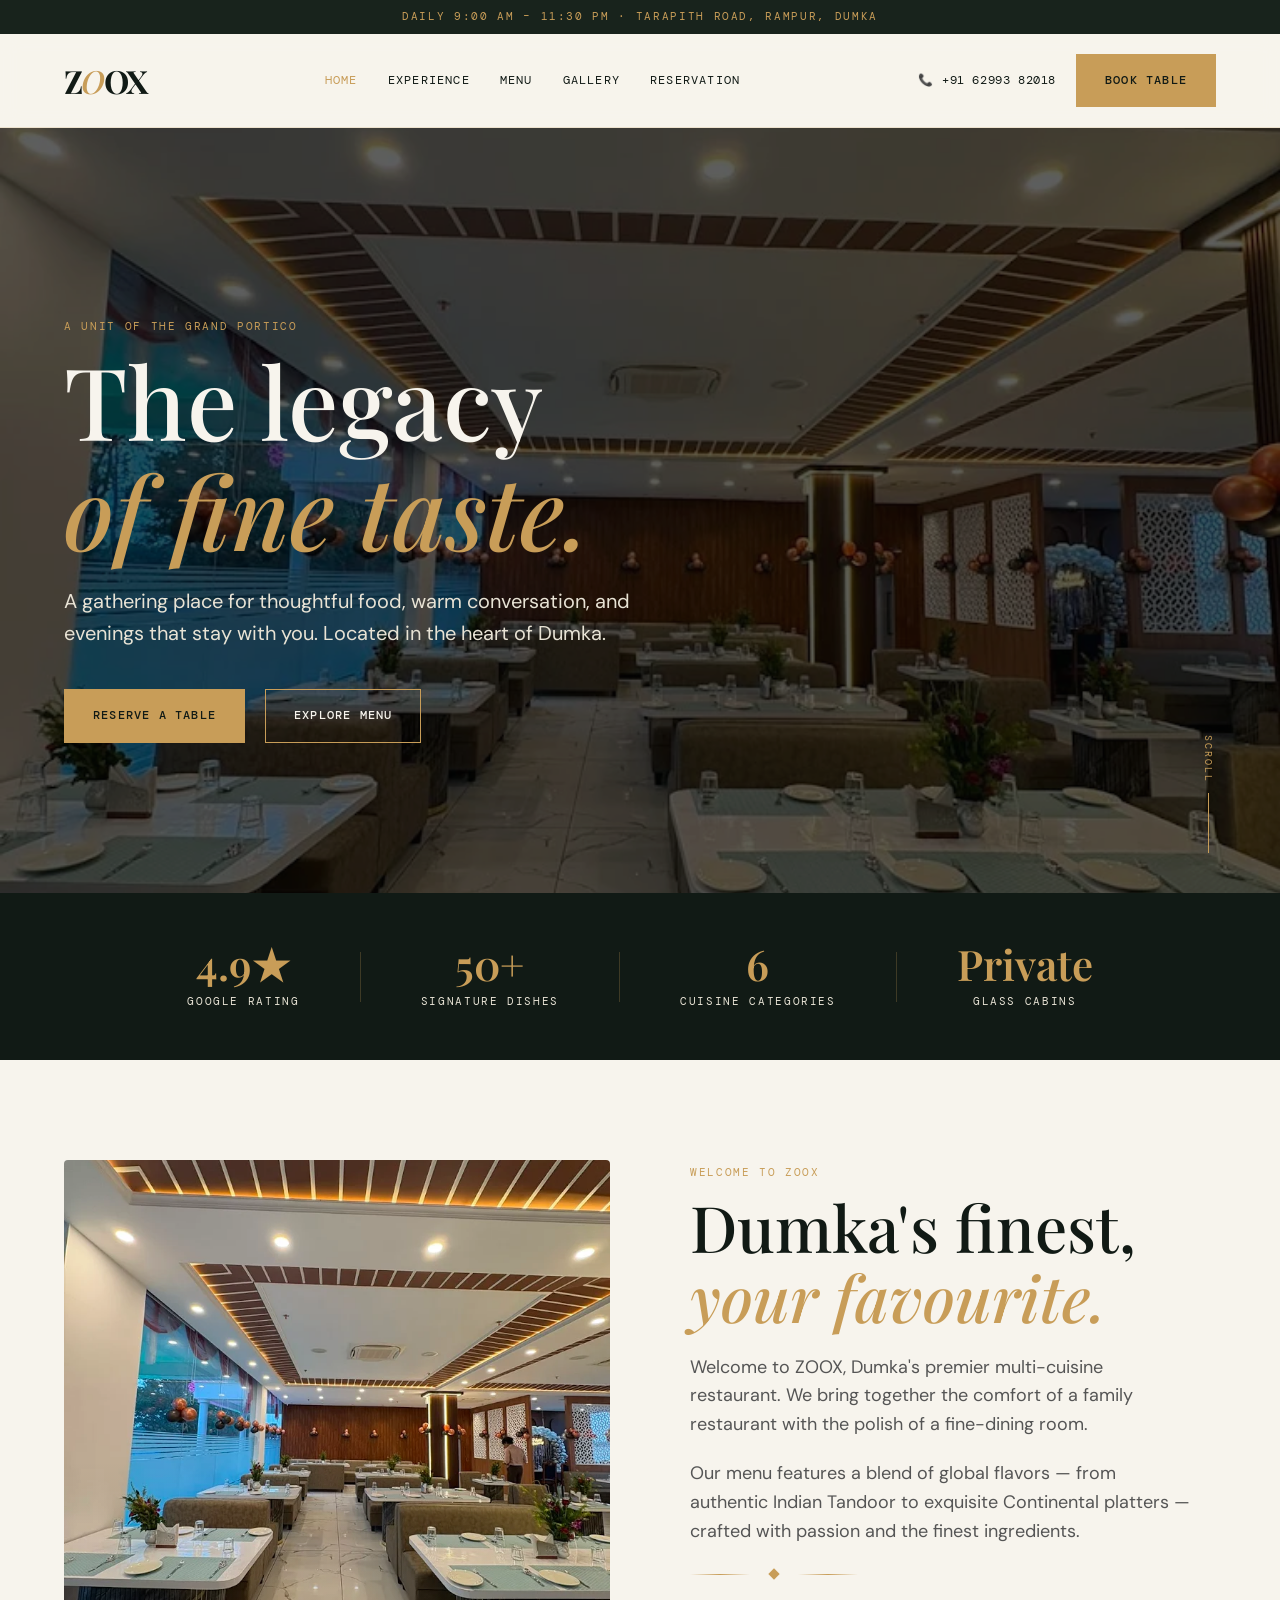
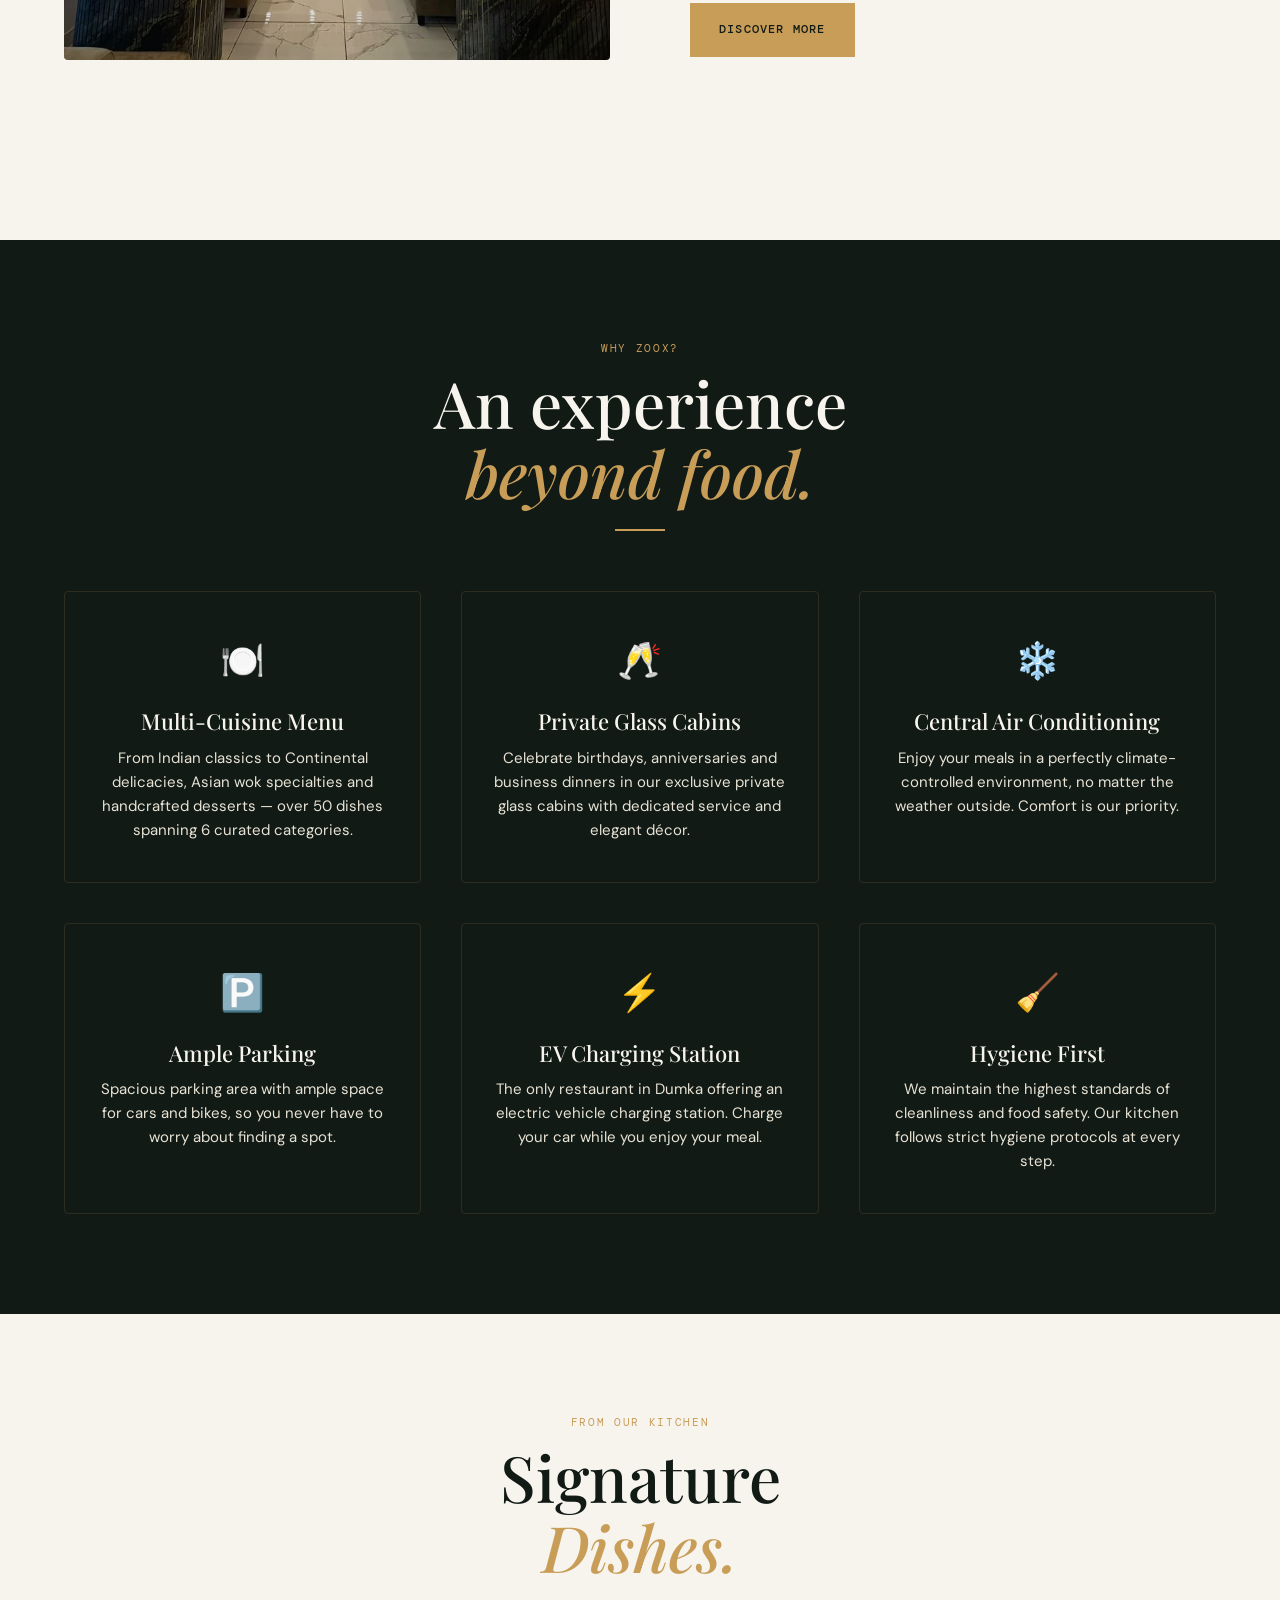
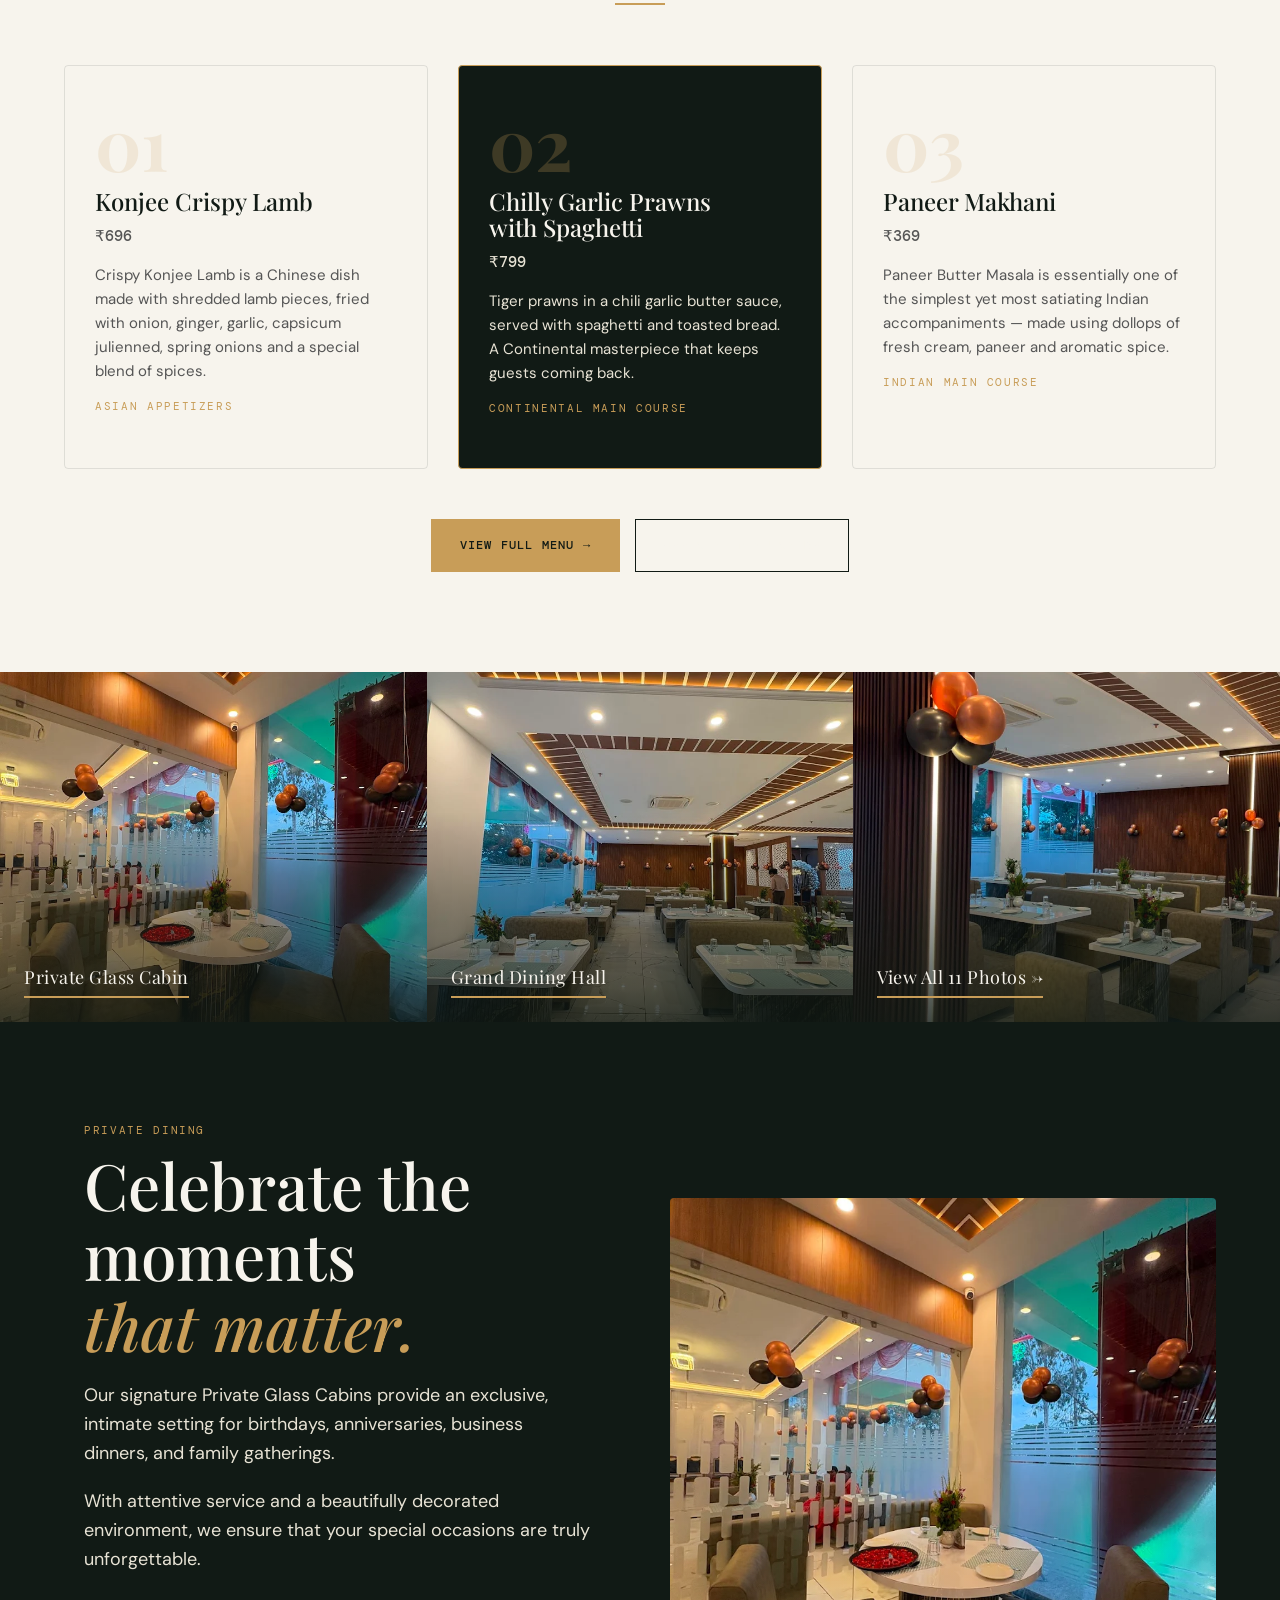
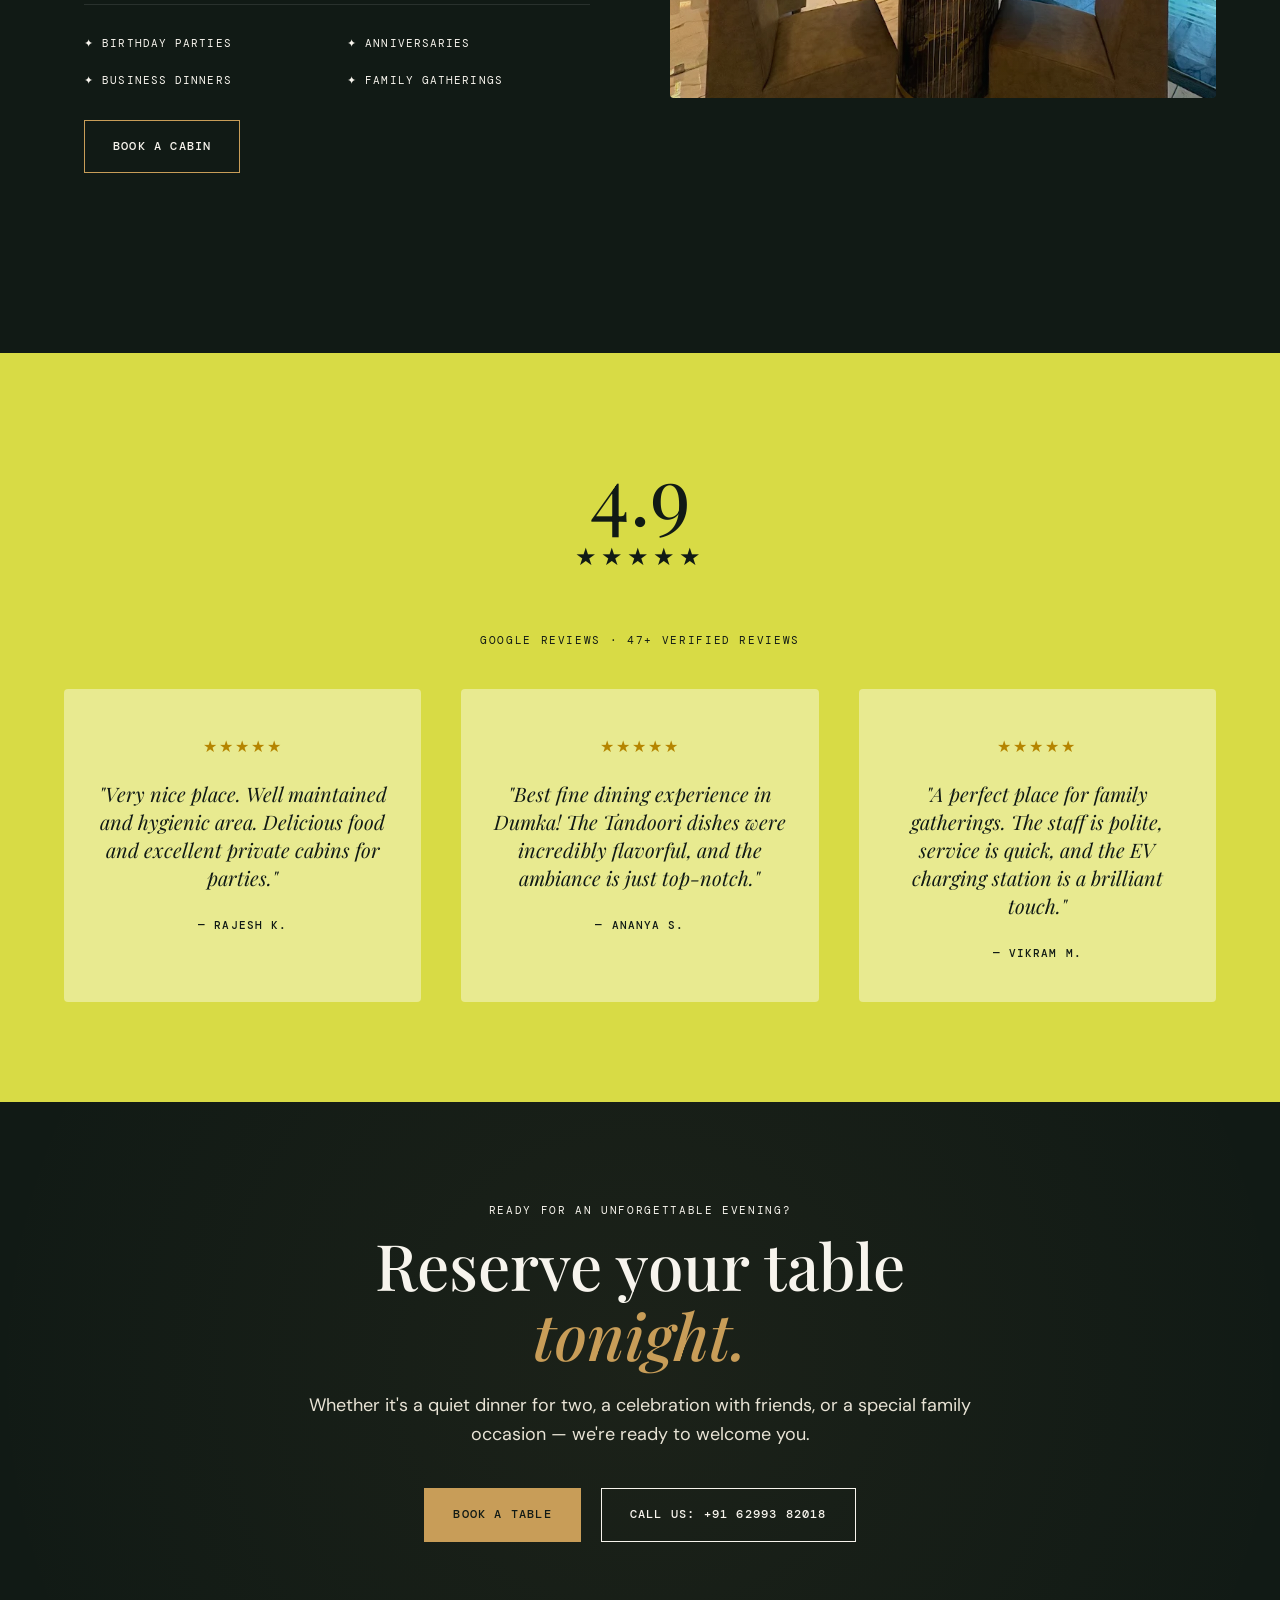
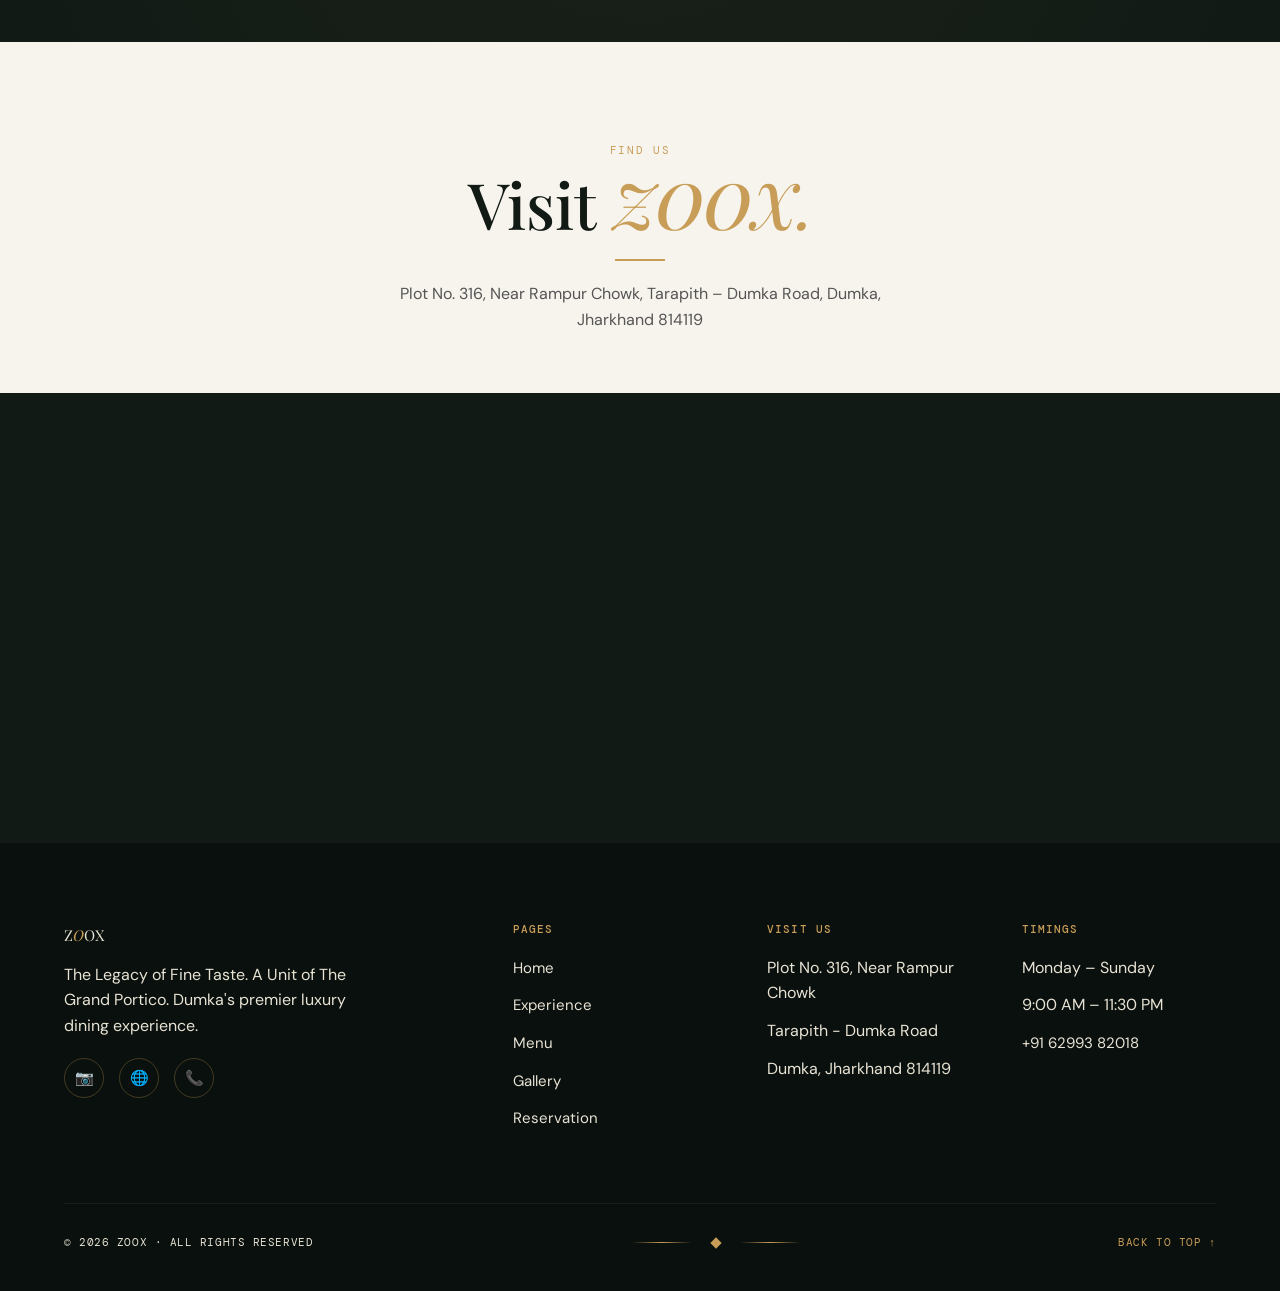
<file: index.html>
<!doctype html>
<html lang="en">
  <head>
    <meta charset="UTF-8" />
    <meta name="viewport" content="width=device-width, initial-scale=1.0" />
    <title>ZOOX — The Legacy of Fine Taste | Luxury Dining & Restaurant in Dumka</title>
    
    <!-- Primary Meta Tags -->
    <meta name="title" content="ZOOX — The Legacy of Fine Taste | Luxury Dining & Restaurant in Dumka" />
    <meta name="description" content="Experience ZOOX, Dumka's premier multi-cuisine luxury restaurant. Authentic Indian Tandoor, Continental delicacies, Asian wok dishes, private glass cabins, and EV charging." />
    <meta name="keywords" content="ZOOX Dumka, restaurant in Dumka, fine dining Dumka, private cabin restaurant Dumka, best food Dumka, The Grand Portico, luxury restaurant Jharkhand, tandoori Dumka, continental food Dumka" />
    <meta name="author" content="ZOOX — A Unit of The Grand Portico" />
    <meta name="robots" content="index, follow" />
    <meta name="theme-color" content="#111a15" />
    
    <!-- Geo Location Tags for Local SEO -->
    <meta name="geo.region" content="IN-JH" />
    <meta name="geo.placename" content="Dumka" />
    <meta name="geo.position" content="24.270924;87.252063" />
    <meta name="ICBM" content="24.270924, 87.252063" />

    <!-- Open Graph / Facebook / WhatsApp -->
    <meta property="og:type" content="restaurant" />
    <meta property="og:site_name" content="ZOOX Restaurant Dumka" />
    <meta property="og:url" content="https://ftwflash9.github.io/zoox-dumka/" />
    <meta property="og:title" content="ZOOX — The Legacy of Fine Taste | Luxury Dining in Dumka" />
    <meta property="og:description" content="Dumka's finest multi-cuisine restaurant & private glass cabins. Authentic Indian Tandoor, Continental delicacies, Asian specialties & handcrafted desserts." />
    <meta property="og:image" content="assets/zoox-interior-04.webp" />

    <!-- Twitter Cards -->
    <meta name="twitter:card" content="summary_large_image" />
    <meta name="twitter:title" content="ZOOX — The Legacy of Fine Taste | Dumka" />
    <meta name="twitter:description" content="Dumka's finest multi-cuisine restaurant & private glass cabins. Authentic Tandoori, Continental & Asian cuisine." />
    <meta name="twitter:image" content="assets/zoox-interior-04.webp" />

    <!-- Favicon -->
    <link rel="icon" type="image/svg+xml" href="assets/favicon.svg" />

    <!-- Performance & Preload Optimizations -->
    <link rel="preconnect" href="https://fonts.googleapis.com" />
    <link rel="preconnect" href="https://fonts.gstatic.com" crossorigin />
    <link rel="dns-prefetch" href="https://fonts.googleapis.com" />
    <link rel="dns-prefetch" href="https://fonts.gstatic.com" />
    <link rel="preload" as="image" href="assets/zoox-interior-04.webp" fetchpriority="high" />
    <link href="https://fonts.googleapis.com/css2?family=DM+Mono:wght@400;500&family=DM+Sans:wght@400;500;600&family=Playfair+Display:ital,wght@0,500;0,600;0,700;1,500;1,600&display=swap" rel="stylesheet" />
    <link rel="stylesheet" href="styles.css" />

    <!-- Schema.org JSON-LD for Google Rich Results -->
    <script type="application/ld+json">
    {
      "@context": "https://schema.org",
      "@type": "Restaurant",
      "name": "ZOOX",
      "legalName": "ZOOX — A Unit of The Grand Portico",
      "image": "assets/zoox-interior-04.webp",
      "description": "Dumka's premier luxury multi-cuisine fine dining restaurant featuring authentic Tandoor, Continental, and Asian cuisine with private glass cabins and EV charging.",
      "telephone": "+916299382018",
      "priceRange": "₹₹",
      "servesCuisine": ["North Indian", "Tandoori", "Continental", "Asian", "Chinese", "Desserts"],
      "address": {
        "@type": "PostalAddress",
        "streetAddress": "Plot No. 316, Near Rampur Chowk, Tarapith - Dumka Road",
        "addressLocality": "Dumka",
        "addressRegion": "Jharkhand",
        "postalCode": "814119",
        "addressCountry": "IN"
      },
      "geo": {
        "@type": "GeoCoordinates",
        "latitude": 24.270924,
        "longitude": 87.252063
      },
      "openingHoursSpecification": [
        {
          "@type": "OpeningHoursSpecification",
          "dayOfWeek": ["Monday", "Tuesday", "Wednesday", "Thursday", "Friday", "Saturday", "Sunday"],
          "opens": "09:00",
          "closes": "23:30"
        }
      ],
      "aggregateRating": {
        "@type": "AggregateRating",
        "ratingValue": "4.9",
        "reviewCount": "47",
        "bestRating": "5"
      },
      "hasMenu": "menu.html",
      "acceptsReservations": "True"
    }
    </script>
  </head>
  <body>
    <div class="notice">DAILY 9:00 AM – 11:30 PM · TARAPITH ROAD, RAMPUR, DUMKA</div>
    
    <header class="site-header" id="top">
      <a class="brand" href="index.html">Z<span>O</span>OX</a>
      <nav class="main-nav">
        <a href="index.html" style="color: var(--gold);">Home</a>
        <a href="experience.html">Experience</a>
        <a href="menu.html">Menu</a>
        <a href="gallery.html">Gallery</a>
        <a href="reservation.html">Reservation</a>
      </nav>
      <div class="header-actions">
        <a href="tel:+916299382018" class="phone-link"><span>📞</span> +91 62993 82018</a>
        <a class="btn btn-primary" href="reservation.html">Book Table</a>
      </div>
      <button class="menu-toggle" aria-label="Open menu" aria-expanded="false">Menu</button>
    </header>

    <main>
      <!-- HERO -->
      <section class="hero">
        <img class="hero-bg" src="assets/zoox-interior-04.webp" alt="ZOOX luxury fine dining restaurant interior in Dumka" fetchpriority="high" decoding="async" width="1920" height="1080" />
        <div class="hero-content">
          <span class="overline">A UNIT OF THE GRAND PORTICO</span>
          <h1>The legacy<br /><em>of fine taste.</em></h1>
          <p>A gathering place for thoughtful food, warm conversation, and evenings that stay with you. Located in the heart of Dumka.</p>
          <div class="hero-actions">
            <a class="btn btn-primary" href="reservation.html">Reserve a Table</a>
            <a class="btn btn-outline" href="menu.html">Explore Menu</a>
          </div>
        </div>
        <div class="hero-scroll"><span>Scroll</span><div class="hero-scroll-line"></div></div>
      </section>

      <!-- STATS STRIP -->
      <section class="stats-strip reveal">
        <div class="stat">
          <div class="stat-number">4.9★</div>
          <div class="stat-label">Google Rating</div>
        </div>
        <div class="stat-divider"></div>
        <div class="stat">
          <div class="stat-number">50+</div>
          <div class="stat-label">Signature Dishes</div>
        </div>
        <div class="stat-divider"></div>
        <div class="stat">
          <div class="stat-number">6</div>
          <div class="stat-label">Cuisine Categories</div>
        </div>
        <div class="stat-divider"></div>
        <div class="stat">
          <div class="stat-number">Private</div>
          <div class="stat-label">Glass Cabins</div>
        </div>
      </section>

      <!-- KNOW US -->
      <section class="section" id="know-us">
        <div class="experience-grid">
          <div class="experience-image reveal-left">
            <img src="assets/zoox-interior-02.webp" alt="Grand dining hall" loading="lazy" />
          </div>
          <div class="experience-text reveal-right">
            <span class="overline">Welcome to ZOOX</span>
            <h2>Dumka's finest,<br /><em>your favourite.</em></h2>
            <p>Welcome to ZOOX, Dumka's premier multi-cuisine restaurant. We bring together the comfort of a family restaurant with the polish of a fine-dining room.</p>
            <p>Our menu features a blend of global flavors — from authentic Indian Tandoor to exquisite Continental platters — crafted with passion and the finest ingredients.</p>
            <div class="ornament" style="margin: 25px 0;">
              <div class="ornament-line"></div>
              <div class="ornament-diamond"></div>
              <div class="ornament-line"></div>
            </div>
            <a href="experience.html" class="btn btn-primary">Discover More</a>
          </div>
        </div>
      </section>

      <!-- WHY CHOOSE US -->
      <section class="section section-dark" id="why-us">
        <div class="section-header reveal">
          <span class="overline">Why ZOOX?</span>
          <h2>An experience<br /><em>beyond food.</em></h2>
        </div>
        <div class="features-grid reveal-stagger">
          <div class="feature-card">
            <div class="feature-icon">🍽️</div>
            <h4>Multi-Cuisine Menu</h4>
            <p>From Indian classics to Continental delicacies, Asian wok specialties and handcrafted desserts — over 50 dishes spanning 6 curated categories.</p>
          </div>
          <div class="feature-card">
            <div class="feature-icon">🥂</div>
            <h4>Private Glass Cabins</h4>
            <p>Celebrate birthdays, anniversaries and business dinners in our exclusive private glass cabins with dedicated service and elegant décor.</p>
          </div>
          <div class="feature-card">
            <div class="feature-icon">❄️</div>
            <h4>Central Air Conditioning</h4>
            <p>Enjoy your meals in a perfectly climate-controlled environment, no matter the weather outside. Comfort is our priority.</p>
          </div>
          <div class="feature-card">
            <div class="feature-icon">🅿️</div>
            <h4>Ample Parking</h4>
            <p>Spacious parking area with ample space for cars and bikes, so you never have to worry about finding a spot.</p>
          </div>
          <div class="feature-card">
            <div class="feature-icon">⚡</div>
            <h4>EV Charging Station</h4>
            <p>The only restaurant in Dumka offering an electric vehicle charging station. Charge your car while you enjoy your meal.</p>
          </div>
          <div class="feature-card">
            <div class="feature-icon">🧹</div>
            <h4>Hygiene First</h4>
            <p>We maintain the highest standards of cleanliness and food safety. Our kitchen follows strict hygiene protocols at every step.</p>
          </div>
        </div>
      </section>

      <!-- SIGNATURE DISHES -->
      <section class="section" id="signature">
        <div class="section-header reveal">
          <span class="overline">From Our Kitchen</span>
          <h2>Signature<br /><em>Dishes.</em></h2>
        </div>
        <div class="signature-grid reveal-stagger">
          <div class="signature-card">
            <div class="signature-number">01</div>
            <h3>Konjee Crispy Lamb</h3>
            <p class="signature-price">₹696</p>
            <p>Crispy Konjee Lamb is a Chinese dish made with shredded lamb pieces, fried with onion, ginger, garlic, capsicum julienned, spring onions and a special blend of spices.</p>
            <span class="overline" style="margin-top: 15px;">Asian Appetizers</span>
          </div>
          <div class="signature-card featured">
            <div class="signature-number">02</div>
            <h3>Chilly Garlic Prawns<br />with Spaghetti</h3>
            <p class="signature-price">₹799</p>
            <p>Tiger prawns in a chili garlic butter sauce, served with spaghetti and toasted bread. A Continental masterpiece that keeps guests coming back.</p>
            <span class="overline" style="margin-top: 15px;">Continental Main Course</span>
          </div>
          <div class="signature-card">
            <div class="signature-number">03</div>
            <h3>Paneer Makhani</h3>
            <p class="signature-price">₹369</p>
            <p>Paneer Butter Masala is essentially one of the simplest yet most satiating Indian accompaniments — made using dollops of fresh cream, paneer and aromatic spice.</p>
            <span class="overline" style="margin-top: 15px;">Indian Main Course</span>
          </div>
        </div>
        <div style="text-align: center; margin-top: 50px; display: flex; justify-content: center; gap: 15px; flex-wrap: wrap;" class="reveal">
          <a href="menu.html" class="btn btn-primary">View Full Menu →</a>
          <a href="menu.html#menu-cards" class="btn btn-outline" style="border-color: var(--ink);">Official Menu Cards</a>
        </div>
      </section>

      <!-- AMBIANCE STRIP -->
      <section class="ambiance-strip">
        <a href="gallery.html" class="ambiance-item" aria-label="Private glass cabin">
          <img src="assets/zoox-interior-01.webp" alt="Private glass cabin" loading="lazy" />
          <div class="ambiance-overlay"><span>Private Glass Cabin</span></div>
        </a>
        <a href="gallery.html" class="ambiance-item" aria-label="Grand dining hall">
          <img src="assets/zoox-interior-02.webp" alt="Grand dining hall" loading="lazy" />
          <div class="ambiance-overlay"><span>Grand Dining Hall</span></div>
        </a>
        <a href="gallery.html" class="ambiance-item" aria-label="Fluted pillar seating">
          <img src="assets/zoox-interior-03.webp" alt="Elegant interior" loading="lazy" />
          <div class="ambiance-overlay"><span>View All 11 Photos →</span></div>
        </a>
      </section>

      <!-- PRIVATE CABINS -->
      <section class="section section-dark" id="cabins">
        <div class="experience-grid reverse">
          <div class="experience-image reveal-right">
            <img src="assets/zoox-interior-01.webp" alt="Private glass cabin for dining" loading="lazy" />
          </div>
          <div class="experience-text reveal-left">
            <span class="overline">Private Dining</span>
            <h2>Celebrate the moments<br /><em>that matter.</em></h2>
            <p>Our signature Private Glass Cabins provide an exclusive, intimate setting for birthdays, anniversaries, business dinners, and family gatherings.</p>
            <p>With attentive service and a beautifully decorated environment, we ensure that your special occasions are truly unforgettable.</p>
            <div class="features-list" style="border-top-color: rgba(255,255,255,0.1);">
              <span>✦ Birthday Parties</span>
              <span>✦ Anniversaries</span>
              <span>✦ Business Dinners</span>
              <span>✦ Family Gatherings</span>
            </div>
            <a href="reservation.html" class="btn btn-outline" style="margin-top: 30px; border-color: var(--gold);">Book a Cabin</a>
          </div>
        </div>
      </section>

      <!-- GOOGLE REVIEWS -->
      <section class="section reviews reveal">
        <div class="rating-badge">
          <div class="rating-score">4.9</div>
          <div class="rating-stars">★★★★★</div>
        </div>
        <p class="overline" style="color: var(--ink); margin-bottom: 40px;">GOOGLE REVIEWS · 47+ VERIFIED REVIEWS</p>
        
        <div class="reviews-grid reveal-stagger">
          <div class="review-card">
            <div class="rating-stars">★★★★★</div>
            <blockquote class="review-quote">"Very nice place. Well maintained and hygienic area. Delicious food and excellent private cabins for parties."</blockquote>
            <p class="review-author">— Rajesh K.</p>
          </div>
          <div class="review-card">
            <div class="rating-stars">★★★★★</div>
            <blockquote class="review-quote">"Best fine dining experience in Dumka! The Tandoori dishes were incredibly flavorful, and the ambiance is just top-notch."</blockquote>
            <p class="review-author">— Ananya S.</p>
          </div>
          <div class="review-card">
            <div class="rating-stars">★★★★★</div>
            <blockquote class="review-quote">"A perfect place for family gatherings. The staff is polite, service is quick, and the EV charging station is a brilliant touch."</blockquote>
            <p class="review-author">— Vikram M.</p>
          </div>
        </div>
      </section>

      <!-- CTA BANNER -->
      <section class="cta-banner">
        <div class="cta-content reveal">
          <span class="overline" style="color: var(--cream);">Ready for an unforgettable evening?</span>
          <h2>Reserve your table<br /><em>tonight.</em></h2>
          <p>Whether it's a quiet dinner for two, a celebration with friends, or a special family occasion — we're ready to welcome you.</p>
          <div class="hero-actions" style="justify-content: center;">
            <a class="btn btn-primary" href="reservation.html">Book a Table</a>
            <a class="btn btn-outline" href="tel:+916299382018" style="border-color: var(--cream);">Call Us: +91 62993 82018</a>
          </div>
        </div>
      </section>

      <!-- LOCATION + MAP -->
      <section class="section reveal" id="location" style="padding-bottom: 0;">
        <div class="section-header">
          <span class="overline">Find Us</span>
          <h2>Visit<em> ZOOX.</em></h2>
          <p style="max-width: 500px; margin: 10px auto 0; color: #555;">Plot No. 316, Near Rampur Chowk, Tarapith – Dumka Road, Dumka, Jharkhand 814119</p>
        </div>
      </section>
      <section class="map-section">
        <iframe src="https://www.google.com/maps/embed?pb=!1m18!1m12!1m3!1d14470.925586617306!2d87.2520625!3d24.2709235!2m3!1f0!2f0!3f0!3m2!1i1024!2i768!4f13.1!3m3!1m2!1s0x39f0eb001099e43b%3A0x6e9f28d8b88fc7c0!2sZOOX!5e0!3m2!1sen!2sin!4v1700000000000!5m2!1sen!2sin" allowfullscreen="" loading="lazy" referrerpolicy="no-referrer-when-downgrade"></iframe>
      </section>
    </main>

    <!-- FOOTER -->
    <footer class="site-footer">
      <div class="footer-grid">
        <div class="footer-col">
          <a href="index.html" class="footer-brand">Z<span>O</span>OX</a>
          <p style="max-width: 300px; margin-bottom: 15px;">The Legacy of Fine Taste. A Unit of The Grand Portico. Dumka's premier luxury dining experience.</p>
          <div class="social-row">
            <a href="https://www.instagram.com/zoox_official/" target="_blank" rel="noreferrer" class="social-icon" title="Instagram">📷</a>
            <a href="https://share.google/kLa4PRaN0SsNeOvVH" target="_blank" rel="noreferrer" class="social-icon" title="Google">🌐</a>
            <a href="tel:+916299382018" class="social-icon" title="Call">📞</a>
          </div>
        </div>
        <div class="footer-col">
          <h4>Pages</h4>
          <ul>
            <li><a href="index.html">Home</a></li>
            <li><a href="experience.html">Experience</a></li>
            <li><a href="menu.html">Menu</a></li>
            <li><a href="gallery.html">Gallery</a></li>
            <li><a href="reservation.html">Reservation</a></li>
          </ul>
        </div>
        <div class="footer-col">
          <h4>Visit Us</h4>
          <ul>
            <li>Plot No. 316, Near Rampur Chowk</li>
            <li>Tarapith - Dumka Road</li>
            <li>Dumka, Jharkhand 814119</li>
          </ul>
        </div>
        <div class="footer-col">
          <h4>Timings</h4>
          <ul>
            <li>Monday – Sunday</li>
            <li>9:00 AM – 11:30 PM</li>
            <li><a href="tel:+916299382018">+91 62993 82018</a></li>
          </ul>
        </div>
      </div>
      <div class="footer-bottom">
        <div>© 2026 ZOOX · ALL RIGHTS RESERVED</div>
        <div>
          <div class="ornament" style="margin-bottom: 0;">
            <div class="ornament-line"></div>
            <div class="ornament-diamond"></div>
            <div class="ornament-line"></div>
          </div>
        </div>
        <a href="#top">BACK TO TOP ↑</a>
      </div>
    </footer>

    <button class="back-to-top" aria-label="Back to top">↑</button>
    <script src="script.js" defer></script>
  </body>
</html>
</file>
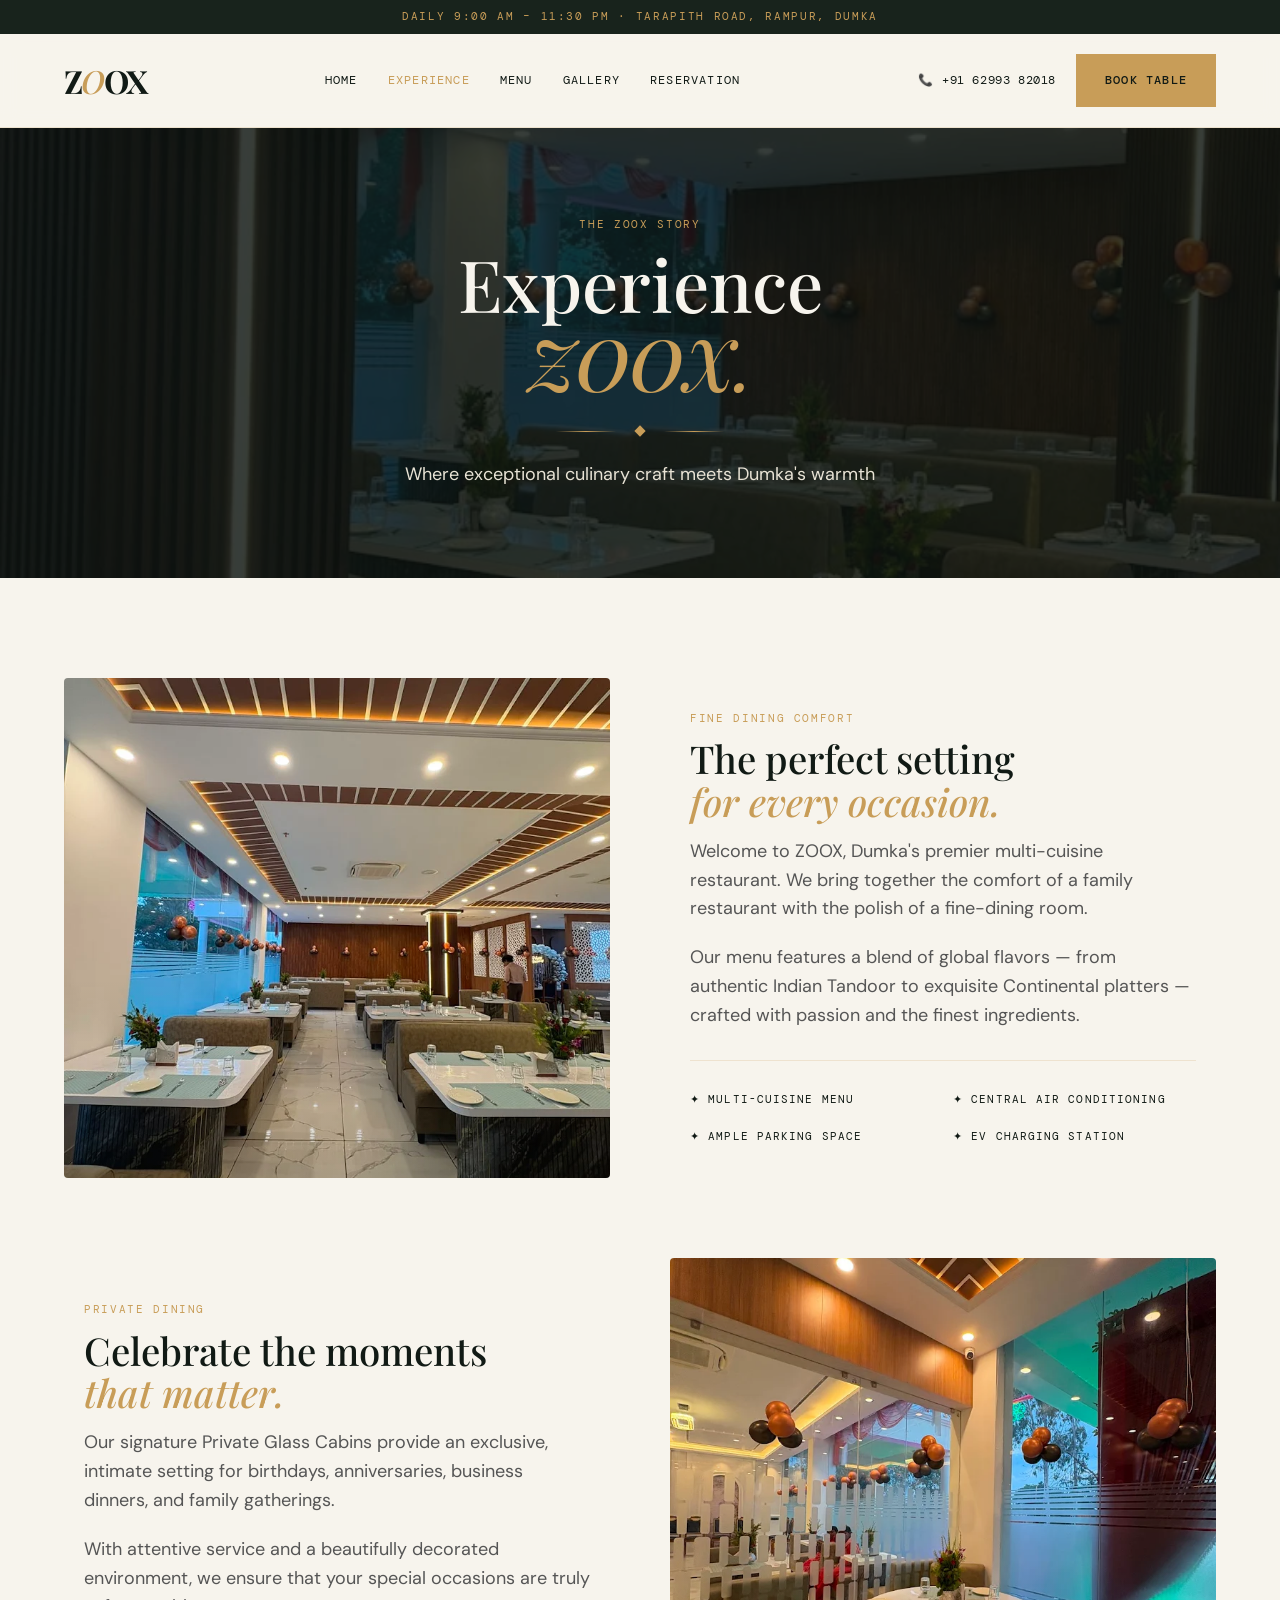
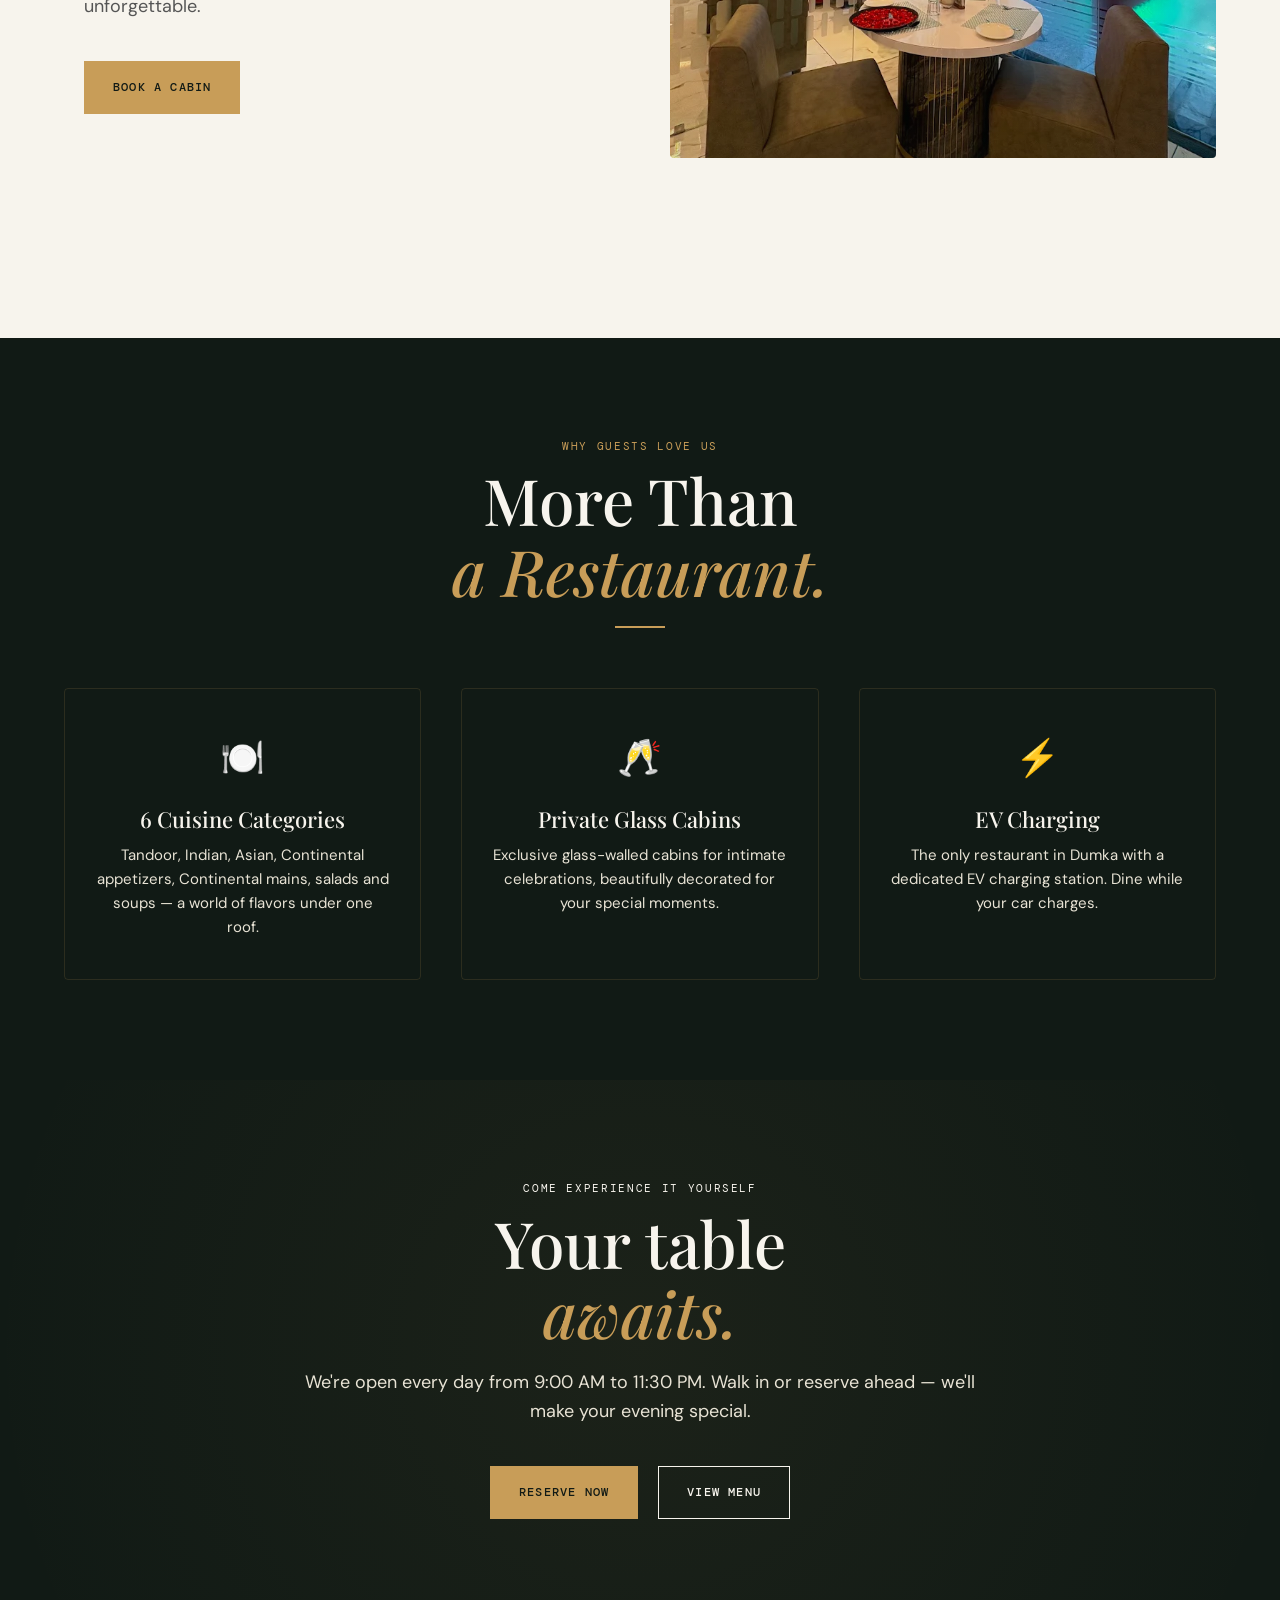
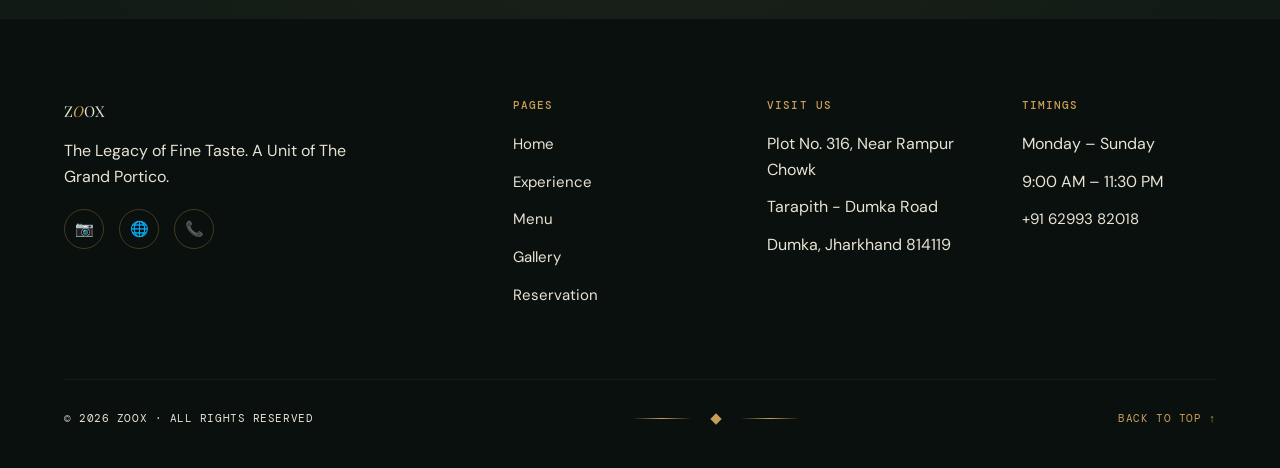
<file: experience.html>
<!doctype html>
<html lang="en">
  <head>
    <meta charset="UTF-8" />
    <meta name="viewport" content="width=device-width, initial-scale=1.0" />
    <title>The Experience | ZOOX Fine Dining & Private Cabins Dumka</title>
    
    <!-- Primary Meta Tags -->
    <meta name="title" content="The Experience | ZOOX Fine Dining & Private Cabins Dumka" />
    <meta name="description" content="Discover the ZOOX experience in Dumka. A luxury dining destination offering private glass cabins, central air conditioning, ample parking, and an EV charging station." />
    <meta name="keywords" content="ZOOX experience, private glass cabin restaurant Dumka, EV charging restaurant Dumka, family dining Dumka, AC restaurant Dumka, The Grand Portico" />
    <meta name="author" content="ZOOX — A Unit of The Grand Portico" />
    <meta name="robots" content="index, follow" />
    <meta name="theme-color" content="#111a15" />

    <!-- Open Graph / Facebook -->
    <meta property="og:type" content="restaurant" />
    <meta property="og:site_name" content="ZOOX Restaurant Dumka" />
    <meta property="og:title" content="The Experience | ZOOX Fine Dining & Private Cabins Dumka" />
    <meta property="og:description" content="Where exceptional culinary craft meets Dumka's warmth. Private glass cabins, global cuisine, and memories that stay with you." />
    <meta property="og:image" content="assets/zoox-interior-03.webp" />

    <!-- Twitter Cards -->
    <meta name="twitter:card" content="summary_large_image" />
    <meta name="twitter:title" content="The Experience | ZOOX Dumka" />
    <meta name="twitter:description" content="Private glass cabins, multi-cuisine dining, and luxury hospitality in Dumka." />
    <meta name="twitter:image" content="assets/zoox-interior-03.webp" />

    <!-- Favicon -->
    <link rel="icon" type="image/svg+xml" href="assets/favicon.svg" />

    <!-- Performance & Preload Optimizations -->
    <link rel="preconnect" href="https://fonts.googleapis.com" />
    <link rel="preconnect" href="https://fonts.gstatic.com" crossorigin />
    <link rel="dns-prefetch" href="https://fonts.googleapis.com" />
    <link rel="dns-prefetch" href="https://fonts.gstatic.com" />
    <link rel="preload" as="image" href="assets/zoox-interior-03.webp" fetchpriority="high" />
    <link href="https://fonts.googleapis.com/css2?family=DM+Mono:wght@400;500&family=DM+Sans:wght@400;500;600&family=Playfair+Display:ital,wght@0,500;0,600;0,700;1,500;1,600&display=swap" rel="stylesheet" />
    <link rel="stylesheet" href="styles.css" />
  </head>
  <body>
    <div class="notice">DAILY 9:00 AM – 11:30 PM · TARAPITH ROAD, RAMPUR, DUMKA</div>
    
    <header class="site-header" id="top">
      <a class="brand" href="index.html">Z<span>O</span>OX</a>
      <nav class="main-nav">
        <a href="index.html">Home</a>
        <a href="experience.html" style="color: var(--gold);">Experience</a>
        <a href="menu.html">Menu</a>
        <a href="gallery.html">Gallery</a>
        <a href="reservation.html">Reservation</a>
      </nav>
      <div class="header-actions">
        <a href="tel:+916299382018" class="phone-link"><span>📞</span> +91 62993 82018</a>
        <a class="btn btn-primary" href="reservation.html">Book Table</a>
      </div>
      <button class="menu-toggle" aria-label="Open menu" aria-expanded="false">Menu</button>
    </header>

    <main>
      <!-- PAGE HERO -->
      <section class="page-hero">
        <img class="page-hero-bg" src="assets/zoox-interior-03.webp" alt="ZOOX dining interior in Dumka" fetchpriority="high" decoding="async" width="1920" height="1080" />
        <div class="page-hero-content">
          <span class="overline">The ZOOX Story</span>
          <h1>Experience<br /><em>ZOOX.</em></h1>
          <div class="ornament" style="margin: 25px auto;">
            <div class="ornament-line"></div>
            <div class="ornament-diamond"></div>
            <div class="ornament-line"></div>
          </div>
          <p>Where exceptional culinary craft meets Dumka's warmth</p>
        </div>
      </section>

      <!-- OUR STORY -->
      <section class="section">
        <div class="experience-grid">
          <div class="experience-image reveal-left">
            <img src="assets/zoox-interior-02.webp" alt="Grand dining hall" loading="lazy" />
          </div>
          <div class="experience-text reveal-right">
            <span class="overline">Fine Dining Comfort</span>
            <h3>The perfect setting<br /><em>for every occasion.</em></h3>
            <p>Welcome to ZOOX, Dumka's premier multi-cuisine restaurant. We bring together the comfort of a family restaurant with the polish of a fine-dining room.</p>
            <p>Our menu features a blend of global flavors — from authentic Indian Tandoor to exquisite Continental platters — crafted with passion and the finest ingredients.</p>
            <div class="features-list">
              <span>✦ Multi-Cuisine Menu</span>
              <span>✦ Central Air Conditioning</span>
              <span>✦ Ample Parking Space</span>
              <span>✦ EV Charging Station</span>
            </div>
          </div>
        </div>

        <div class="experience-grid reverse">
          <div class="experience-image reveal-right">
            <img src="assets/zoox-interior-01.webp" alt="Private glass cabin for dining" loading="lazy" />
          </div>
          <div class="experience-text reveal-left">
            <span class="overline">Private Dining</span>
            <h3>Celebrate the moments<br /><em>that matter.</em></h3>
            <p>Our signature Private Glass Cabins provide an exclusive, intimate setting for birthdays, anniversaries, business dinners, and family gatherings.</p>
            <p>With attentive service and a beautifully decorated environment, we ensure that your special occasions are truly unforgettable.</p>
            <a href="reservation.html" class="btn btn-primary" style="margin-top: 20px;">Book a Cabin</a>
          </div>
        </div>
      </section>

      <!-- WHY US -->
      <section class="section section-dark">
        <div class="section-header reveal">
          <span class="overline">Why Guests Love Us</span>
          <h2>More Than<br /><em>a Restaurant.</em></h2>
        </div>
        <div class="features-grid reveal-stagger">
          <div class="feature-card">
            <div class="feature-icon">🍽️</div>
            <h4>6 Cuisine Categories</h4>
            <p>Tandoor, Indian, Asian, Continental appetizers, Continental mains, salads and soups — a world of flavors under one roof.</p>
          </div>
          <div class="feature-card">
            <div class="feature-icon">🥂</div>
            <h4>Private Glass Cabins</h4>
            <p>Exclusive glass-walled cabins for intimate celebrations, beautifully decorated for your special moments.</p>
          </div>
          <div class="feature-card">
            <div class="feature-icon">⚡</div>
            <h4>EV Charging</h4>
            <p>The only restaurant in Dumka with a dedicated EV charging station. Dine while your car charges.</p>
          </div>
        </div>
      </section>

      <!-- CTA -->
      <section class="cta-banner">
        <div class="cta-content reveal">
          <span class="overline" style="color: var(--cream);">Come Experience It Yourself</span>
          <h2>Your table<br /><em>awaits.</em></h2>
          <p>We're open every day from 9:00 AM to 11:30 PM. Walk in or reserve ahead — we'll make your evening special.</p>
          <div class="hero-actions" style="justify-content: center;">
            <a class="btn btn-primary" href="reservation.html">Reserve Now</a>
            <a class="btn btn-outline" href="menu.html" style="border-color: var(--cream);">View Menu</a>
          </div>
        </div>
      </section>
    </main>

    <footer class="site-footer">
      <div class="footer-grid">
        <div class="footer-col">
          <a href="index.html" class="footer-brand">Z<span>O</span>OX</a>
          <p style="max-width: 300px; margin-bottom: 15px;">The Legacy of Fine Taste. A Unit of The Grand Portico.</p>
          <div class="social-row">
            <a href="https://www.instagram.com/zoox_official/" target="_blank" rel="noreferrer" class="social-icon">📷</a>
            <a href="https://share.google/kLa4PRaN0SsNeOvVH" target="_blank" rel="noreferrer" class="social-icon">🌐</a>
            <a href="tel:+916299382018" class="social-icon">📞</a>
          </div>
        </div>
        <div class="footer-col">
          <h4>Pages</h4>
          <ul>
            <li><a href="index.html">Home</a></li>
            <li><a href="experience.html">Experience</a></li>
            <li><a href="menu.html">Menu</a></li>
            <li><a href="gallery.html">Gallery</a></li>
            <li><a href="reservation.html">Reservation</a></li>
          </ul>
        </div>
        <div class="footer-col">
          <h4>Visit Us</h4>
          <ul>
            <li>Plot No. 316, Near Rampur Chowk</li>
            <li>Tarapith - Dumka Road</li>
            <li>Dumka, Jharkhand 814119</li>
          </ul>
        </div>
        <div class="footer-col">
          <h4>Timings</h4>
          <ul>
            <li>Monday – Sunday</li>
            <li>9:00 AM – 11:30 PM</li>
            <li><a href="tel:+916299382018">+91 62993 82018</a></li>
          </ul>
        </div>
      </div>
      <div class="footer-bottom">
        <div>© 2026 ZOOX · ALL RIGHTS RESERVED</div>
        <div class="ornament"><div class="ornament-line"></div><div class="ornament-diamond"></div><div class="ornament-line"></div></div>
        <a href="#top">BACK TO TOP ↑</a>
      </div>
    </footer>

    <button class="back-to-top" aria-label="Back to top">↑</button>
    <script src="script.js" defer></script>
  </body>
</html>
</file>
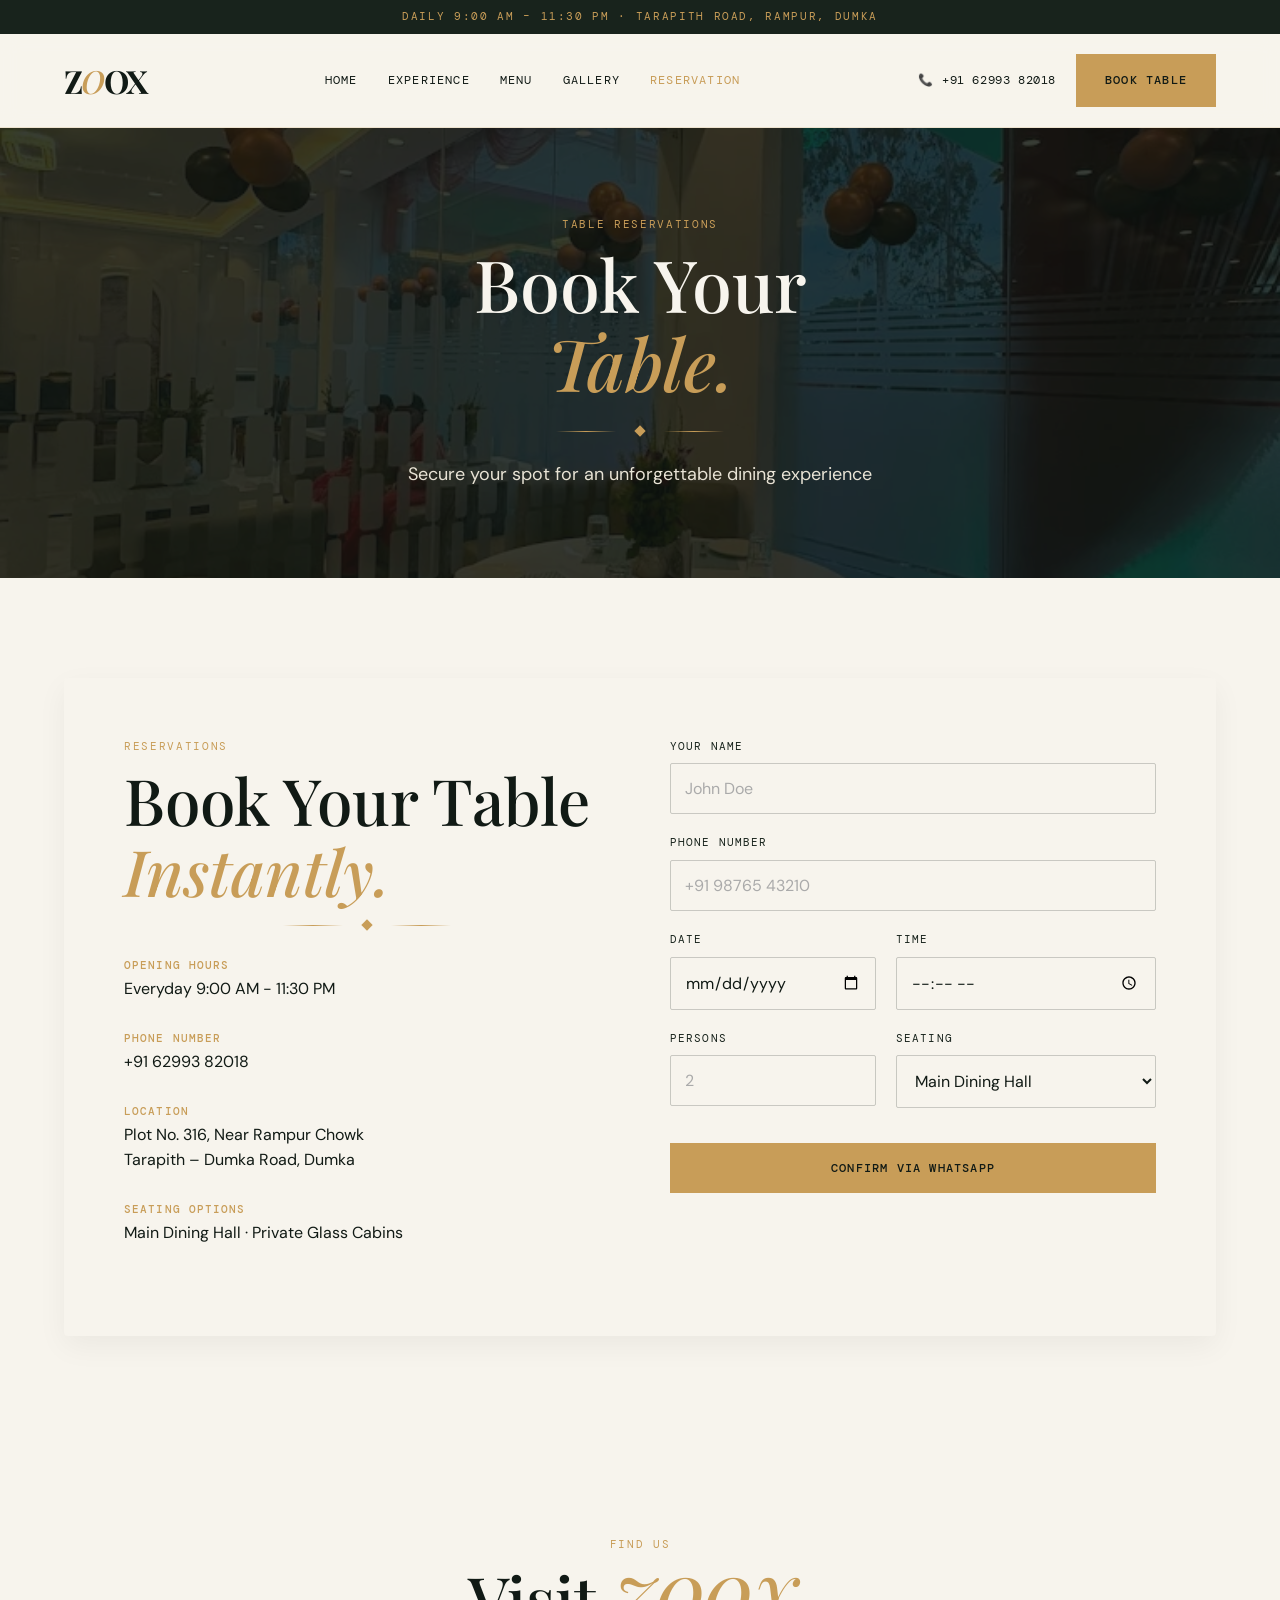
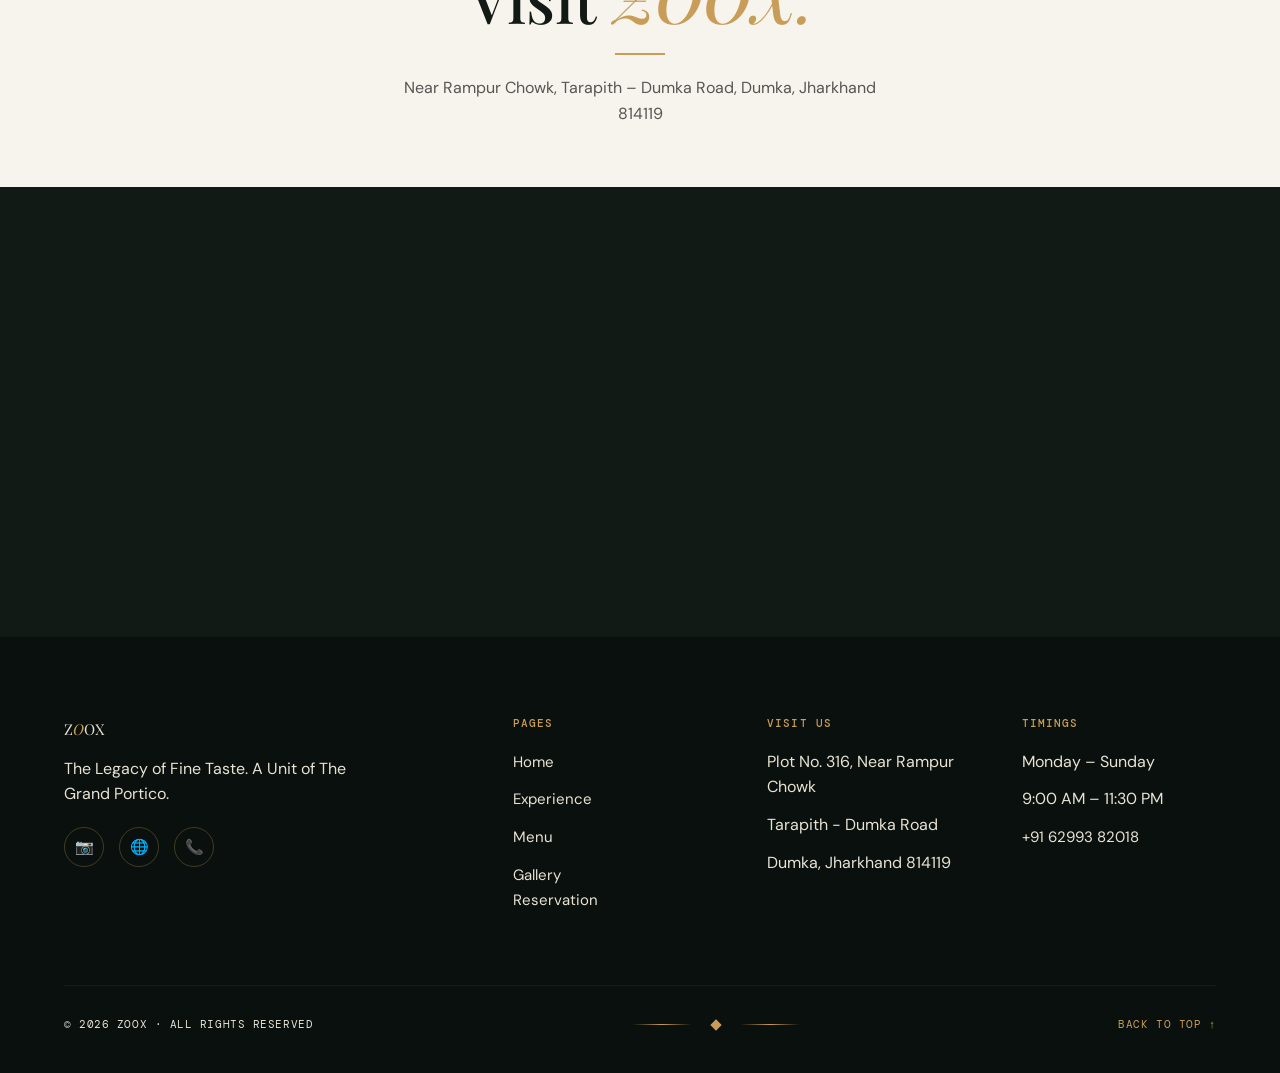
<file: reservation.html>
<!doctype html>
<html lang="en">
  <head>
    <meta charset="UTF-8" />
    <meta name="viewport" content="width=device-width, initial-scale=1.0" />
    <title>Table Reservations & Private Cabins | ZOOX Dumka</title>
    
    <!-- Primary Meta Tags -->
    <meta name="title" content="Table Reservations & Private Cabins | ZOOX Dumka" />
    <meta name="description" content="Book a table or private glass cabin at ZOOX Dumka. Instant confirmation via WhatsApp. Perfect for birthdays, anniversaries, family gatherings, and business dinners." />
    <meta name="keywords" content="ZOOX reservation, book table Dumka, private cabin booking Dumka, party cabin restaurant Dumka, dinner booking Dumka" />
    <meta name="author" content="ZOOX — A Unit of The Grand Portico" />
    <meta name="robots" content="index, follow" />
    <meta name="theme-color" content="#111a15" />

    <!-- Open Graph / Facebook -->
    <meta property="og:type" content="restaurant" />
    <meta property="og:site_name" content="ZOOX Restaurant Dumka" />
    <meta property="og:title" content="Table Reservations & Private Cabins | ZOOX Dumka" />
    <meta property="og:description" content="Reserve your table or private glass cabin at ZOOX Dumka with instant WhatsApp confirmation." />
    <meta property="og:image" content="assets/zoox-interior-01.webp" />

    <!-- Twitter Cards -->
    <meta name="twitter:card" content="summary_large_image" />
    <meta name="twitter:title" content="Book a Table | ZOOX Dumka" />
    <meta name="twitter:description" content="Instant table and private cabin reservations at ZOOX Dumka." />
    <meta name="twitter:image" content="assets/zoox-interior-01.webp" />

    <!-- Favicon -->
    <link rel="icon" type="image/svg+xml" href="assets/favicon.svg" />

    <!-- Performance & Preload Optimizations -->
    <link rel="preconnect" href="https://fonts.googleapis.com" />
    <link rel="preconnect" href="https://fonts.gstatic.com" crossorigin />
    <link rel="dns-prefetch" href="https://fonts.googleapis.com" />
    <link rel="dns-prefetch" href="https://fonts.gstatic.com" />
    <link rel="preload" as="image" href="assets/zoox-interior-01.webp" fetchpriority="high" />
    <link href="https://fonts.googleapis.com/css2?family=DM+Mono:wght@400;500&family=DM+Sans:wght@400;500;600&family=Playfair+Display:ital,wght@0,500;0,600;0,700;1,500;1,600&display=swap" rel="stylesheet" />
    <link rel="stylesheet" href="styles.css" />
  </head>
  <body>
    <div class="notice">DAILY 9:00 AM – 11:30 PM · TARAPITH ROAD, RAMPUR, DUMKA</div>
    
    <header class="site-header" id="top">
      <a class="brand" href="index.html">Z<span>O</span>OX</a>
      <nav class="main-nav">
        <a href="index.html">Home</a>
        <a href="experience.html">Experience</a>
        <a href="menu.html">Menu</a>
        <a href="gallery.html">Gallery</a>
        <a href="reservation.html" style="color: var(--gold);">Reservation</a>
      </nav>
      <div class="header-actions">
        <a href="tel:+916299382018" class="phone-link"><span>📞</span> +91 62993 82018</a>
        <a class="btn btn-primary" href="reservation.html">Book Table</a>
      </div>
      <button class="menu-toggle" aria-label="Open menu" aria-expanded="false">Menu</button>
    </header>

    <main>
      <!-- PAGE HERO -->
      <section class="page-hero">
        <img class="page-hero-bg" src="assets/zoox-interior-01.webp" alt="ZOOX private glass dining cabin Dumka" fetchpriority="high" decoding="async" width="1920" height="1080" />
        <div class="page-hero-content">
          <span class="overline">Table Reservations</span>
          <h1>Book Your<br /><em>Table.</em></h1>
          <div class="ornament" style="margin: 25px auto;">
            <div class="ornament-line"></div>
            <div class="ornament-diamond"></div>
            <div class="ornament-line"></div>
          </div>
          <p>Secure your spot for an unforgettable dining experience</p>
        </div>
      </section>

      <!-- RESERVATION FORM -->
      <section class="section reservation-section" id="reservation">
        <div class="reservation-container reveal">
          <div class="reservation-info">
            <span class="overline">Reservations</span>
            <h2 style="margin-bottom: 15px;">Book Your Table<br /><em>Instantly.</em></h2>
            <div class="ornament" style="margin-bottom: 30px;">
              <div class="ornament-line"></div>
              <div class="ornament-diamond"></div>
              <div class="ornament-line"></div>
            </div>
            
            <div class="info-item">
              <h4>Opening Hours</h4>
              <p>Everyday 9:00 AM - 11:30 PM</p>
            </div>
            <div class="info-item">
              <h4>Phone Number</h4>
              <a href="tel:+916299382018">+91 62993 82018</a>
            </div>
            <div class="info-item">
              <h4>Location</h4>
              <p>Plot No. 316, Near Rampur Chowk<br />Tarapith – Dumka Road, Dumka</p>
            </div>
            <div class="info-item">
              <h4>Seating Options</h4>
              <p>Main Dining Hall · Private Glass Cabins</p>
            </div>
          </div>
          
          <div class="reservation-form">
            <form id="reserveForm">
              <div class="res-form">
                <div class="form-group full">
                  <label>Your Name</label>
                  <input type="text" name="name" placeholder="John Doe" required />
                </div>
                <div class="form-group full">
                  <label>Phone Number</label>
                  <input type="tel" name="phone" placeholder="+91 98765 43210" required />
                </div>
                <div class="form-group">
                  <label>Date</label>
                  <input type="date" name="date" required />
                </div>
                <div class="form-group">
                  <label>Time</label>
                  <input type="time" name="time" required />
                </div>
                <div class="form-group">
                  <label>Persons</label>
                  <input type="number" name="guests" min="1" max="50" placeholder="2" required />
                </div>
                <div class="form-group">
                  <label>Seating</label>
                  <select name="seating" required>
                    <option value="Main Dining Hall">Main Dining Hall</option>
                    <option value="Private Glass Cabin">Private Glass Cabin (Parties)</option>
                  </select>
                </div>
                <div class="form-group full" style="margin-top: 15px;">
                  <button type="submit" class="btn btn-primary" style="width: 100%; justify-content: center;">
                    Confirm via WhatsApp
                  </button>
                </div>
              </div>
            </form>
          </div>
        </div>
      </section>

      <!-- MAP -->
      <section class="section reveal" style="padding-bottom: 0;">
        <div class="section-header">
          <span class="overline">Find Us</span>
          <h2>Visit<em> ZOOX.</em></h2>
          <p style="max-width: 500px; margin: 10px auto 0; color: #555;">Near Rampur Chowk, Tarapith – Dumka Road, Dumka, Jharkhand 814119</p>
        </div>
      </section>
      <section class="map-section">
        <iframe src="https://www.google.com/maps/embed?pb=!1m18!1m12!1m3!1d14470.925586617306!2d87.2520625!3d24.2709235!2m3!1f0!2f0!3f0!3m2!1i1024!2i768!4f13.1!3m3!1m2!1s0x39f0eb001099e43b%3A0x6e9f28d8b88fc7c0!2sZOOX!5e0!3m2!1sen!2sin!4v1700000000000!5m2!1sen!2sin" allowfullscreen="" loading="lazy" referrerpolicy="no-referrer-when-downgrade"></iframe>
      </section>
    </main>

    <footer class="site-footer">
      <div class="footer-grid">
        <div class="footer-col">
          <a href="index.html" class="footer-brand">Z<span>O</span>OX</a>
          <p style="max-width: 300px; margin-bottom: 15px;">The Legacy of Fine Taste. A Unit of The Grand Portico.</p>
          <div class="social-row">
            <a href="https://www.instagram.com/zoox_official/" target="_blank" rel="noreferrer" class="social-icon">📷</a>
            <a href="https://share.google/kLa4PRaN0SsNeOvVH" target="_blank" rel="noreferrer" class="social-icon">🌐</a>
            <a href="tel:+916299382018" class="social-icon">📞</a>
          </div>
        </div>
        <div class="footer-col">
          <h4>Pages</h4>
          <ul>
            <li><a href="index.html">Home</a></li>
            <li><a href="experience.html">Experience</a></li>
            <li><a href="menu.html">Menu</a></li>
            <a href="gallery.html">Gallery</a></li>
            <li><a href="reservation.html">Reservation</a></li>
          </ul>
        </div>
        <div class="footer-col">
          <h4>Visit Us</h4>
          <ul>
            <li>Plot No. 316, Near Rampur Chowk</li>
            <li>Tarapith - Dumka Road</li>
            <li>Dumka, Jharkhand 814119</li>
          </ul>
        </div>
        <div class="footer-col">
          <h4>Timings</h4>
          <ul>
            <li>Monday – Sunday</li>
            <li>9:00 AM – 11:30 PM</li>
            <li><a href="tel:+916299382018">+91 62993 82018</a></li>
          </ul>
        </div>
      </div>
      <div class="footer-bottom">
        <div>© 2026 ZOOX · ALL RIGHTS RESERVED</div>
        <div class="ornament"><div class="ornament-line"></div><div class="ornament-diamond"></div><div class="ornament-line"></div></div>
        <a href="#top">BACK TO TOP ↑</a>
      </div>
    </footer>

    <button class="back-to-top" aria-label="Back to top">↑</button>
    <script src="script.js" defer></script>
  </body>
</html>
</file>
<file: styles.css>
:root {
  --ink: #111a15;
  --ink-light: #18231c;
  --cream: #f7f4ed;
  --cream-dark: #e8e3d5;
  --gold: #c89d58;
  --gold-light: #dcc28f;
  --acid: #d8db45;
  --line: rgba(200, 157, 88, 0.2);
  --line-light: rgba(247, 244, 237, 0.1);
  --font-heading: "Playfair Display", serif;
  --font-body: "DM Sans", sans-serif;
  --font-mono: "DM Mono", monospace;
}

* {
  box-sizing: border-box;
  margin: 0;
  padding: 0;
}

html {
  scroll-behavior: smooth;
}

body {
  background: var(--cream);
  color: var(--ink);
  font-family: var(--font-body);
  font-size: 16px;
  line-height: 1.6;
  overflow-x: hidden;
  text-rendering: optimizeLegibility;
  -webkit-font-smoothing: antialiased;
  -moz-osx-font-smoothing: grayscale;
}

img {
  max-width: 100%;
  display: block;
}

/* Typography */
h1, h2, h3, h4 {
  font-family: var(--font-heading);
  font-weight: 500;
  line-height: 1.1;
}

h2 {
  font-size: clamp(36px, 5vw, 64px);
  margin-bottom: 20px;
}

h3 {
  font-size: clamp(28px, 3vw, 42px);
  margin-bottom: 15px;
}

em {
  font-style: italic;
  color: var(--gold);
}

.overline {
  font-family: var(--font-mono);
  font-size: 11px;
  letter-spacing: 0.15em;
  text-transform: uppercase;
  color: var(--gold);
  margin-bottom: 10px;
  display: block;
}

/* Buttons */
.btn {
  display: inline-flex;
  align-items: center;
  justify-content: center;
  gap: 10px;
  padding: 16px 28px;
  font-family: var(--font-mono);
  font-size: 12px;
  font-weight: 500;
  letter-spacing: 0.1em;
  text-transform: uppercase;
  text-decoration: none;
  border: 1px solid transparent;
  cursor: pointer;
  transition: all 0.3s ease;
}

.btn-primary {
  background: var(--gold);
  color: var(--ink);
}

.btn-primary:hover {
  background: var(--ink);
  color: var(--gold);
  border-color: var(--gold);
}

.btn-outline {
  background: transparent;
  color: var(--cream);
  border-color: var(--gold);
}

.btn-outline:hover {
  background: var(--gold);
  color: var(--ink);
}

/* Announcement Bar */
.notice {
  background: var(--ink-light);
  color: var(--gold);
  text-align: center;
  font-family: var(--font-mono);
  font-size: 11px;
  letter-spacing: 0.15em;
  padding: 8px 15px;
}

/* Header */
.site-header {
  position: sticky;
  top: 0;
  z-index: 100;
  background: rgba(247, 244, 237, 0.95);
  backdrop-filter: blur(10px);
  display: flex;
  justify-content: space-between;
  align-items: center;
  padding: 20px 5vw;
  border-bottom: 1px solid var(--line);
  transition: padding 0.3s ease, box-shadow 0.3s ease;
}

.brand {
  font-family: var(--font-heading);
  font-size: 32px;
  font-weight: 700;
  text-decoration: none;
  color: var(--ink);
  letter-spacing: -0.05em;
}

.brand span {
  font-style: italic;
  color: var(--gold);
  font-weight: 500;
}

.main-nav {
  display: flex;
  gap: 30px;
  align-items: center;
}

.main-nav a {
  font-family: var(--font-mono);
  font-size: 12px;
  text-transform: uppercase;
  letter-spacing: 0.1em;
  color: var(--ink);
  text-decoration: none;
  transition: color 0.3s ease;
}

.main-nav a:hover {
  color: var(--gold);
}

.header-actions {
  display: flex;
  align-items: center;
  gap: 20px;
}

.phone-link {
  font-family: var(--font-mono);
  font-size: 12px;
  color: var(--ink);
  text-decoration: none;
  display: flex;
  align-items: center;
  gap: 8px;
  letter-spacing: 0.05em;
}

.menu-toggle {
  display: none;
  background: none;
  border: none;
  font-family: var(--font-mono);
  font-size: 12px;
  text-transform: uppercase;
  color: var(--ink);
  cursor: pointer;
  letter-spacing: 0.1em;
}

/* Hero Section */
.hero {
  position: relative;
  min-height: 85vh;
  display: flex;
  align-items: center;
  padding: 0 5vw;
  background: var(--ink);
  color: var(--cream);
  overflow: hidden;
}

.hero-bg {
  position: absolute;
  top: 0;
  left: 0;
  width: 100%;
  height: 100%;
  object-fit: cover;
  z-index: 0;
  opacity: 0.9;
  filter: brightness(0.4);
}

.hero-content {
  position: relative;
  z-index: 1;
  max-width: 800px;
  padding-top: 40px;
}

.hero h1 {
  font-size: clamp(48px, 8vw, 100px);
  margin-bottom: 20px;
}

.hero p {
  font-size: clamp(16px, 2vw, 20px);
  margin-bottom: 40px;
  max-width: 600px;
  color: var(--cream-dark);
}

.hero-actions {
  display: flex;
  gap: 20px;
  flex-wrap: wrap;
}

/* Hero Scroll Indicator */
.hero-scroll {
  position: absolute;
  bottom: 40px;
  right: 5vw;
  z-index: 1;
  display: flex;
  flex-direction: column;
  align-items: center;
  gap: 10px;
}

.hero-scroll span {
  font-family: var(--font-mono);
  font-size: 10px;
  text-transform: uppercase;
  letter-spacing: 0.2em;
  color: var(--gold);
  writing-mode: vertical-rl;
}

.hero-scroll-line {
  width: 1px;
  height: 60px;
  background: var(--gold);
  animation: scrollPulse 2s ease-in-out infinite;
}

@keyframes scrollPulse {
  0%, 100% { opacity: 0.3; transform: scaleY(0.6); }
  50% { opacity: 1; transform: scaleY(1); }
}

/* Stats Strip */
.stats-strip {
  display: flex;
  justify-content: center;
  align-items: center;
  gap: 60px;
  padding: 50px 5vw;
  background: var(--ink);
  color: var(--cream);
}

.stat {
  text-align: center;
}

.stat-number {
  font-family: var(--font-heading);
  font-size: 42px;
  font-weight: 600;
  color: var(--gold);
  line-height: 1;
  margin-bottom: 8px;
}

.stat-label {
  font-family: var(--font-mono);
  font-size: 11px;
  text-transform: uppercase;
  letter-spacing: 0.15em;
  color: var(--cream-dark);
}

.stat-divider {
  width: 1px;
  height: 50px;
  background: rgba(200, 157, 88, 0.25);
}

/* Features Grid (Why Choose Us) */
.features-grid {
  display: grid;
  grid-template-columns: repeat(3, 1fr);
  gap: 40px;
}

.feature-card {
  padding: 40px 30px;
  border: 1px solid rgba(200, 157, 88, 0.15);
  border-radius: 4px;
  transition: all 0.4s ease;
  text-align: center;
}

.feature-card:hover {
  border-color: var(--gold);
  background: rgba(200, 157, 88, 0.05);
  transform: translateY(-5px);
}

.feature-icon {
  font-size: 36px;
  margin-bottom: 20px;
}

.feature-card h4 {
  font-family: var(--font-heading);
  font-size: 22px;
  color: var(--cream);
  margin-bottom: 12px;
}

.feature-card p {
  font-size: 15px;
  color: var(--cream-dark);
  line-height: 1.6;
}

/* Signature Dishes */
.signature-grid {
  display: grid;
  grid-template-columns: repeat(3, 1fr);
  gap: 30px;
}

.signature-card {
  padding: 40px 30px;
  border: 1px solid rgba(17, 26, 21, 0.1);
  border-radius: 4px;
  transition: all 0.4s ease;
  position: relative;
}

.signature-card:hover {
  border-color: var(--gold);
  box-shadow: 0 15px 40px rgba(200, 157, 88, 0.1);
  transform: translateY(-5px);
}

.signature-card.featured {
  background: var(--ink);
  color: var(--cream);
  border-color: var(--gold);
}

.signature-card.featured p {
  color: var(--cream-dark);
}

.signature-number {
  font-family: var(--font-heading);
  font-size: 72px;
  font-weight: 700;
  color: rgba(200, 157, 88, 0.15);
  line-height: 1;
  margin-bottom: 10px;
}

.signature-card.featured .signature-number {
  color: rgba(200, 157, 88, 0.25);
}

.signature-card h3 {
  font-size: 24px;
  margin-bottom: 10px;
}

.signature-price {
  font-family: var(--font-mono);
  font-size: 18px;
  color: var(--gold);
  font-weight: 500;
  margin-bottom: 15px;
}

.signature-card p {
  font-size: 15px;
  color: #555;
  line-height: 1.6;
}

/* Ambiance Strip */
.ambiance-strip {
  display: grid;
  grid-template-columns: repeat(3, 1fr);
  height: 350px;
}

.ambiance-item {
  overflow: hidden;
  position: relative;
  display: block;
}

.ambiance-item img {
  width: 100%;
  height: 100%;
  object-fit: cover;
  transition: transform 0.6s cubic-bezier(0.16, 1, 0.3, 1);
}

.ambiance-overlay {
  position: absolute;
  inset: 0;
  background: linear-gradient(180deg, transparent 40%, rgba(17, 26, 21, 0.8) 100%);
  display: flex;
  align-items: flex-end;
  padding: 24px;
  color: var(--cream);
  font-family: var(--font-heading);
  font-size: 18px;
  letter-spacing: 0.5px;
  transition: all 0.3s ease;
  text-decoration: none;
}

.ambiance-overlay span {
  border-bottom: 2px solid var(--gold);
  padding-bottom: 4px;
  transition: color 0.2s ease, border-color 0.2s ease;
}

.ambiance-item:hover .ambiance-overlay span {
  color: var(--gold);
}

.ambiance-item:hover img {
  transform: scale(1.08);
}

/* CTA Banner */
.cta-banner {
  background: var(--ink);
  padding: 100px 5vw;
  text-align: center;
  color: var(--cream);
  position: relative;
  overflow: hidden;
}

.cta-banner::before {
  content: '';
  position: absolute;
  top: -50%;
  left: -10%;
  width: 120%;
  height: 200%;
  background: radial-gradient(circle at center, rgba(200, 157, 88, 0.06) 0%, transparent 70%);
  pointer-events: none;
}

.cta-content {
  position: relative;
  z-index: 1;
  max-width: 700px;
  margin: 0 auto;
}

.cta-content h2 {
  margin-bottom: 20px;
}

.cta-content p {
  font-size: 18px;
  color: var(--cream-dark);
  margin-bottom: 40px;
}

/* Section Common */
.section {
  padding: 100px 5vw;
}

.section-dark {
  background: var(--ink);
  color: var(--cream);
}

.section-header {
  text-align: center;
  margin-bottom: 60px;
}

/* Experience / Know Us */
.experience-grid {
  display: grid;
  grid-template-columns: 1fr 1fr;
  gap: 60px;
  align-items: center;
  margin-bottom: 80px;
}

.experience-grid.reverse {
  direction: rtl;
}

.experience-grid.reverse > * {
  direction: ltr;
}

.experience-image {
  position: relative;
  width: 100%;
  height: 500px;
  border-radius: 4px;
  overflow: hidden;
}

.experience-image img {
  width: 100%;
  height: 100%;
  object-fit: cover;
}

.experience-text {
  padding: 0 20px;
}

.experience-text p {
  font-size: 18px;
  color: #555;
  margin-bottom: 20px;
}

.section-dark .experience-text p {
  color: var(--cream-dark);
}

.features-list {
  display: grid;
  grid-template-columns: 1fr 1fr;
  gap: 20px;
  margin-top: 30px;
  border-top: 1px solid var(--line);
  padding-top: 30px;
}

.features-list span {
  font-family: var(--font-mono);
  font-size: 11px;
  text-transform: uppercase;
  letter-spacing: 0.1em;
  display: flex;
  align-items: center;
  gap: 10px;
}

/* Menu Section */
.menu-section {
  background: var(--cream-dark);
  min-height: 80vh;
}

.menu-tabs {
  display: flex;
  gap: 15px;
  overflow-x: auto;
  padding-bottom: 20px;
  margin-bottom: 40px;
  border-bottom: 1px solid rgba(17, 26, 21, 0.1);
  scrollbar-width: none;
}

.menu-tabs::-webkit-scrollbar {
  display: none;
}

.menu-tab {
  background: transparent;
  border: none;
  font-family: var(--font-mono);
  font-size: 12px;
  text-transform: uppercase;
  letter-spacing: 0.1em;
  color: #666;
  padding: 10px 20px;
  cursor: pointer;
  white-space: nowrap;
  transition: all 0.3s ease;
}

.menu-tab.active {
  color: var(--ink);
  border-bottom: 2px solid var(--gold);
}

.menu-display {
  opacity: 1;
  transition: opacity 0.3s ease;
}

.menu-display.fade {
  opacity: 0;
}

.menu-grid {
  display: grid;
  grid-template-columns: repeat(auto-fit, minmax(350px, 1fr));
  gap: 40px;
}

.menu-item {
  border-bottom: 1px dashed rgba(17, 26, 21, 0.15);
  padding-bottom: 15px;
}

.menu-item-header {
  display: flex;
  justify-content: space-between;
  align-items: baseline;
  margin-bottom: 5px;
}

.menu-item-name {
  font-family: var(--font-heading);
  font-size: 20px;
  font-weight: 600;
  color: var(--ink);
}

.menu-item-price {
  font-family: var(--font-mono);
  font-size: 15px;
  color: var(--gold);
}

.menu-item-desc {
  font-size: 14px;
  color: #555;
  font-style: italic;
}

/* Gallery */
.gallery {
  background: var(--cream);
  min-height: 80vh;
}
.gallery-grid {
  display: grid;
  grid-template-columns: repeat(3, 1fr);
  gap: 20px;
}

.gallery-item {
  height: 400px;
  overflow: hidden;
  border-radius: 4px;
  position: relative;
  background: var(--ink);
}

.gallery-item img {
  width: 100%;
  height: 100%;
  object-fit: cover;
  transition: transform 0.5s ease;
  opacity: 0.85;
}

.gallery-item:hover img {
  transform: scale(1.05);
  opacity: 1;
}

.gallery-caption {
  position: absolute;
  bottom: 0;
  left: 0;
  width: 100%;
  padding: 20px;
  background: linear-gradient(transparent, rgba(17, 26, 21, 0.9));
  color: var(--cream);
  font-family: var(--font-heading);
  font-size: 20px;
}

/* Reviews */
.reviews {
  background: var(--acid);
  color: var(--ink);
  text-align: center;
}

.rating-badge {
  display: inline-flex;
  flex-direction: column;
  align-items: center;
  justify-content: center;
  color: var(--ink);
  margin-bottom: 50px;
}

.rating-score {
  font-family: var(--font-heading);
  font-size: 80px;
  line-height: 1;
}

.rating-stars {
  font-size: 24px;
  letter-spacing: 4px;
  margin: 5px 0;
}

.reviews-grid {
  display: grid;
  grid-template-columns: repeat(3, 1fr);
  gap: 40px;
  max-width: 1200px;
  margin: 0 auto;
}

.review-card {
  background: rgba(255, 255, 255, 0.4);
  padding: 40px 30px;
  border-radius: 4px;
  text-align: center;
  transition: transform 0.3s ease;
}

.review-card:hover {
  transform: translateY(-5px);
  background: rgba(255, 255, 255, 0.6);
}

.review-card .rating-stars {
  font-size: 16px;
  letter-spacing: 2px;
  margin-bottom: 20px;
  color: #b58500;
}

.review-quote {
  font-family: var(--font-heading);
  font-size: 20px;
  font-style: italic;
  color: var(--ink);
  line-height: 1.4;
  margin-bottom: 25px;
}

.review-author {
  font-family: var(--font-mono);
  font-size: 11px;
  text-transform: uppercase;
  letter-spacing: 0.1em;
  font-weight: 500;
}

@media (max-width: 900px) {
  .reviews-grid {
    grid-template-columns: 1fr;
    gap: 20px;
  }
}

/* Reservation */
.reservation-section {
  background: var(--cream);
  position: relative;
  padding-bottom: 100px;
}

.reservation-container {
  display: grid;
  grid-template-columns: 1fr 1fr;
  gap: 60px;
  background: var(--cream);
  padding: 60px;
  border-radius: 4px;
  margin: 0 auto;
  position: relative;
  z-index: 10;
  max-width: 1200px;
  box-shadow: 0 10px 30px rgba(0,0,0,0.05);
}

.reservation-info h2 {
  color: var(--ink);
}

.info-item {
  margin-bottom: 30px;
}

.info-item h4 {
  font-family: var(--font-mono);
  font-size: 11px;
  text-transform: uppercase;
  color: var(--gold);
  margin-bottom: 5px;
  letter-spacing: 0.1em;
}

.info-item p, .info-item a {
  font-size: 16px;
  color: var(--ink);
  text-decoration: none;
}

.res-form {
  display: grid;
  grid-template-columns: 1fr 1fr;
  gap: 20px;
}

.form-group {
  display: flex;
  flex-direction: column;
  gap: 8px;
}

.form-group.full {
  grid-column: 1 / -1;
}

.form-group label {
  font-family: var(--font-mono);
  font-size: 11px;
  text-transform: uppercase;
  letter-spacing: 0.1em;
  color: var(--ink-light);
}

.form-group input, .form-group select {
  padding: 14px;
  border: 1px solid rgba(17, 26, 21, 0.2);
  background: transparent;
  font-family: var(--font-body);
  font-size: 16px;
  border-radius: 2px;
  transition: border-color 0.3s;
  color: var(--ink);
}

.form-group input:focus, .form-group select:focus {
  outline: none;
  border-color: var(--gold);
}

/* Map */
.map-section {
  padding: 0;
  height: 450px;
  background: var(--ink);
}

.map-section iframe {
  width: 100%;
  height: 100%;
  border: none;
  filter: grayscale(80%) contrast(1.2);
}

/* Footer */
.site-footer {
  background: #0a100d;
  color: var(--cream-dark);
  padding: 80px 5vw 40px;
}

.footer-grid {
  display: grid;
  grid-template-columns: 2fr 1fr 1fr 1fr;
  gap: 60px;
  margin-bottom: 60px;
}

.footer-brand {
  font-family: var(--font-heading);
  font-size: 42px;
  color: var(--cream);
  text-decoration: none;
  display: block;
  margin-bottom: 15px;
}

.footer-brand span {
  font-style: italic;
  color: var(--gold);
}

.footer-col h4 {
  font-family: var(--font-mono);
  font-size: 11px;
  text-transform: uppercase;
  color: var(--gold);
  margin-bottom: 20px;
  letter-spacing: 0.1em;
}

.footer-col ul {
  list-style: none;
}

.footer-col ul li {
  margin-bottom: 12px;
}

.footer-col a {
  color: var(--cream-dark);
  text-decoration: none;
  transition: color 0.3s;
  font-size: 15px;
}

.footer-col a:hover {
  color: var(--gold);
}

.footer-bottom {
  display: flex;
  justify-content: space-between;
  align-items: center;
  padding-top: 30px;
  border-top: 1px solid rgba(255,255,255,0.05);
  font-family: var(--font-mono);
  font-size: 11px;
  letter-spacing: 0.05em;
}

.footer-bottom a {
  color: var(--gold);
  text-decoration: none;
}

/* Responsive Styles */
@media (max-width: 900px) {
  .experience-grid, .reservation-container {
    grid-template-columns: 1fr;
    gap: 40px;
  }
  .reservation-container {
    padding: 40px 5vw;
    margin-top: 0;
    box-shadow: none;
  }
  .reservation-section {
    padding-top: 0;
    background: var(--cream);
  }
  .gallery-grid {
    grid-template-columns: 1fr 1fr;
  }
  .footer-grid {
    grid-template-columns: 1fr 1fr;
    gap: 40px;
  }
  .footer-col:first-child {
    grid-column: 1 / -1;
  }
  .stats-strip {
    gap: 30px;
    flex-wrap: wrap;
  }
  .stat-number {
    font-size: 32px;
  }
  .features-grid {
    grid-template-columns: 1fr 1fr;
  }
  .signature-grid {
    grid-template-columns: 1fr;
    gap: 20px;
  }
  .ambiance-strip {
    height: 250px;
  }
}

@media (max-width: 768px) {
  .main-nav {
    display: none;
  }
  .main-nav.active {
    display: flex;
    flex-direction: column;
    position: absolute;
    top: 100%;
    left: 0;
    width: 100%;
    background: rgba(247, 244, 237, 0.98);
    backdrop-filter: blur(10px);
    padding: 30px 5vw;
    border-bottom: 1px solid var(--line);
    box-shadow: 0 10px 20px rgba(0,0,0,0.05);
  }
  .header-actions .btn {
    display: none;
  }
  .phone-link {
    font-size: 11px;
  }
  .menu-toggle {
    display: block;
  }

  /* ─── MOBILE HERO FIX ─── */
  .hero {
    min-height: 100vh;
    min-height: 100svh;
    align-items: flex-end;
    padding: 0 6vw 60px;
    text-align: center;
  }
  .hero-bg {
    filter: brightness(0.35);
    object-position: center 30%;
  }
  .hero-content {
    padding-top: 0;
    max-width: 100%;
    display: flex;
    flex-direction: column;
    align-items: center;
  }
  .hero h1 {
    font-size: 42px;
    line-height: 1.05;
    margin-bottom: 15px;
  }
  .hero p {
    font-size: 15px;
    margin-bottom: 25px;
    max-width: 320px;
    line-height: 1.5;
  }
  .hero-actions {
    flex-direction: column;
    gap: 12px;
    width: 100%;
    max-width: 280px;
  }
  .hero-actions .btn {
    width: 100%;
    padding: 14px 20px;
    font-size: 11px;
    justify-content: center;
  }
  .hero-scroll {
    display: none;
  }

  /* ─── MOBILE STATS ─── */
  .stats-strip {
    gap: 15px;
    padding: 30px 5vw;
    flex-wrap: wrap;
    justify-content: space-around;
  }
  .stat-divider {
    display: none;
  }
  .stat-number {
    font-size: 26px;
  }
  .stat-label {
    font-size: 9px;
  }

  /* ─── MOBILE SECTIONS ─── */
  .section {
    padding: 60px 5vw;
  }
  .features-grid {
    grid-template-columns: 1fr;
    gap: 20px;
  }
  .feature-card {
    padding: 30px 20px;
  }
  .ambiance-strip {
    grid-template-columns: 1fr;
    height: auto;
  }
  .ambiance-item {
    height: 220px;
  }
  .cta-banner {
    padding: 60px 5vw;
  }
  .cta-content p {
    font-size: 15px;
  }
  .cta-banner .hero-actions {
    max-width: 300px;
    margin: 0 auto;
  }

  /* ─── MOBILE REVIEWS ─── */
  .rating-score {
    font-size: 60px;
  }

  /* ─── MOBILE FORMS & GRIDS ─── */
  .res-form {
    grid-template-columns: 1fr;
  }
  .gallery-grid {
    grid-template-columns: 1fr;
  }
  .footer-bottom {
    flex-direction: column;
    gap: 15px;
    text-align: center;
  }

  /* ─── MOBILE PAGE HERO ─── */
  .page-hero {
    min-height: 40vh;
  }
  .page-hero h1 {
    font-size: 36px;
  }
}

/* ═══════════════════════════════════════════════
   PREMIUM ADDITIONS
   ═══════════════════════════════════════════════ */

/* Page Hero Banners — for inner pages */
.page-hero {
  position: relative;
  min-height: 50vh;
  display: flex;
  align-items: center;
  justify-content: center;
  text-align: center;
  background: var(--ink);
  color: var(--cream);
  overflow: hidden;
  padding: 60px 5vw;
}

.page-hero-bg {
  position: absolute;
  top: 0; left: 0;
  width: 100%; height: 100%;
  object-fit: cover;
  opacity: 0.35;
  filter: brightness(0.5);
}

.page-hero-content {
  position: relative;
  z-index: 1;
  max-width: 700px;
}

.page-hero h1 {
  font-size: clamp(40px, 6vw, 72px);
  margin-bottom: 15px;
}

.page-hero p {
  font-size: 18px;
  color: var(--cream-dark);
  max-width: 500px;
  margin: 0 auto;
}

/* Ornamental Divider */
.ornament {
  display: flex;
  align-items: center;
  justify-content: center;
  gap: 20px;
  padding: 0;
  margin: 0 auto;
  width: fit-content;
}

.ornament-line {
  width: 60px;
  height: 1px;
  background: linear-gradient(90deg, transparent, var(--gold), transparent);
}

.ornament-diamond {
  width: 8px;
  height: 8px;
  background: var(--gold);
  transform: rotate(45deg);
  flex-shrink: 0;
}

/* Scroll Reveal Animations */
.reveal {
  opacity: 0;
  transform: translateY(40px);
  transition: opacity 0.8s cubic-bezier(0.16, 1, 0.3, 1),
              transform 0.8s cubic-bezier(0.16, 1, 0.3, 1);
}

.reveal.visible {
  opacity: 1;
  transform: translateY(0);
}

.reveal-left {
  opacity: 0;
  transform: translateX(-50px);
  transition: opacity 0.8s cubic-bezier(0.16, 1, 0.3, 1),
              transform 0.8s cubic-bezier(0.16, 1, 0.3, 1);
}

.reveal-left.visible {
  opacity: 1;
  transform: translateX(0);
}

.reveal-right {
  opacity: 0;
  transform: translateX(50px);
  transition: opacity 0.8s cubic-bezier(0.16, 1, 0.3, 1),
              transform 0.8s cubic-bezier(0.16, 1, 0.3, 1);
}

.reveal-right.visible {
  opacity: 1;
  transform: translateX(0);
}

/* Stagger children */
.reveal-stagger > * {
  opacity: 0;
  transform: translateY(30px);
  transition: opacity 0.6s cubic-bezier(0.16, 1, 0.3, 1),
              transform 0.6s cubic-bezier(0.16, 1, 0.3, 1);
}

.reveal-stagger.visible > *:nth-child(1) { transition-delay: 0.05s; }
.reveal-stagger.visible > *:nth-child(2) { transition-delay: 0.12s; }
.reveal-stagger.visible > *:nth-child(3) { transition-delay: 0.19s; }
.reveal-stagger.visible > *:nth-child(4) { transition-delay: 0.26s; }
.reveal-stagger.visible > *:nth-child(5) { transition-delay: 0.33s; }
.reveal-stagger.visible > *:nth-child(6) { transition-delay: 0.40s; }

.reveal-stagger.visible > * {
  opacity: 1;
  transform: translateY(0);
}

/* Gold Shimmer Button Effect */
.btn-primary {
  position: relative;
  overflow: hidden;
}

.btn-primary::after {
  content: '';
  position: absolute;
  top: -50%;
  left: -100%;
  width: 60%;
  height: 200%;
  background: linear-gradient(90deg, transparent, rgba(255,255,255,0.2), transparent);
  transform: skewX(-20deg);
  transition: left 0.6s ease;
}

.btn-primary:hover::after {
  left: 120%;
}

/* Enhanced Showcase Gallery & Filters */
.gallery-filters {
  display: flex;
  justify-content: center;
  align-items: center;
  flex-wrap: wrap;
  gap: 12px;
  margin: 35px auto 45px;
  max-width: 860px;
}

.gallery-filter-btn {
  background: transparent;
  border: 1px solid var(--line);
  color: var(--ink);
  padding: 10px 22px;
  border-radius: 40px;
  font-family: var(--font-body);
  font-size: 14px;
  font-weight: 500;
  cursor: pointer;
  transition: all 0.3s cubic-bezier(0.16, 1, 0.3, 1);
  letter-spacing: 0.4px;
}

.gallery-filter-btn:hover {
  border-color: var(--gold);
  color: var(--gold);
  transform: translateY(-2px);
}

.gallery-filter-btn.active {
  background: var(--ink);
  color: var(--gold);
  border-color: var(--gold);
  box-shadow: 0 6px 20px rgba(17, 26, 21, 0.2);
}

.gallery-masonry {
  display: grid;
  grid-template-columns: repeat(auto-fill, minmax(320px, 1fr));
  gap: 25px;
  margin-top: 15px;
}

.gallery-item {
  height: 420px;
  position: relative;
  border-radius: 8px;
  overflow: hidden;
  background: var(--ink);
  cursor: pointer;
  box-shadow: 0 8px 24px rgba(0, 0, 0, 0.08);
  transition: transform 0.4s cubic-bezier(0.16, 1, 0.3, 1), box-shadow 0.4s ease, opacity 0.3s ease;
}

.gallery-item:hover {
  transform: translateY(-6px);
  box-shadow: 0 18px 40px rgba(0, 0, 0, 0.22);
}

.gallery-item.hidden {
  display: none !important;
}

.gallery-item img {
  width: 100%;
  height: 100%;
  object-fit: cover;
  object-position: center;
  transition: transform 0.7s cubic-bezier(0.16, 1, 0.3, 1), opacity 0.4s ease;
  opacity: 0.9;
}

.gallery-item.menu-card-item img {
  object-position: top center;
}

.gallery-item:hover img {
  transform: scale(1.06);
  opacity: 1;
}

.gallery-badge {
  position: absolute;
  top: 16px;
  left: 16px;
  background: rgba(17, 26, 21, 0.85);
  backdrop-filter: blur(8px);
  -webkit-backdrop-filter: blur(8px);
  color: var(--gold);
  border: 1px solid rgba(200, 157, 88, 0.4);
  font-family: var(--font-mono);
  font-size: 11px;
  letter-spacing: 1px;
  text-transform: uppercase;
  padding: 5px 12px;
  border-radius: 20px;
  z-index: 2;
  pointer-events: none;
}

.gallery-zoom-hint {
  position: absolute;
  top: 16px;
  right: 16px;
  width: 36px;
  height: 36px;
  border-radius: 50%;
  background: rgba(17, 26, 21, 0.75);
  backdrop-filter: blur(6px);
  -webkit-backdrop-filter: blur(6px);
  border: 1px solid rgba(200, 157, 88, 0.3);
  display: flex;
  align-items: center;
  justify-content: center;
  color: var(--gold);
  font-size: 14px;
  opacity: 0;
  transform: scale(0.8);
  transition: all 0.3s ease;
  z-index: 2;
  pointer-events: none;
}

.gallery-item:hover .gallery-zoom-hint {
  opacity: 1;
  transform: scale(1);
}

.gallery-caption {
  position: absolute;
  bottom: 0;
  left: 0;
  width: 100%;
  padding: 24px 20px;
  background: linear-gradient(180deg, transparent 0%, rgba(17, 26, 21, 0.8) 35%, rgba(17, 26, 21, 0.98) 100%);
  color: var(--cream);
  z-index: 2;
  transition: all 0.3s ease;
}

.gallery-caption h4 {
  font-family: var(--font-heading);
  font-size: 20px;
  color: #fff;
  margin-bottom: 4px;
  letter-spacing: 0.3px;
}

.gallery-caption p {
  font-size: 13px;
  color: #ccc;
  line-height: 1.4;
  margin: 0;
  display: -webkit-box;
  -webkit-line-clamp: 2;
  -webkit-box-orient: vertical;
  overflow: hidden;
}

/* Luxury Lightbox Modal */
.zoox-lightbox {
  position: fixed;
  inset: 0;
  background: rgba(10, 16, 12, 0.95);
  backdrop-filter: blur(16px);
  -webkit-backdrop-filter: blur(16px);
  z-index: 99999;
  display: flex;
  flex-direction: column;
  align-items: center;
  justify-content: center;
  padding: 25px;
  opacity: 0;
  pointer-events: none;
  transition: opacity 0.3s cubic-bezier(0.16, 1, 0.3, 1);
}

.zoox-lightbox.active {
  opacity: 1;
  pointer-events: auto;
}

.lightbox-content-wrapper {
  position: relative;
  max-width: 92vw;
  max-height: 85vh;
  display: flex;
  flex-direction: column;
  align-items: center;
  justify-content: center;
}

.lightbox-img {
  max-width: 88vw;
  max-height: 72vh;
  object-fit: contain;
  border-radius: 8px;
  box-shadow: 0 25px 60px rgba(0, 0, 0, 0.7);
  border: 1px solid rgba(200, 157, 88, 0.3);
  transition: transform 0.2s ease;
}

.lightbox-info {
  margin-top: 16px;
  text-align: center;
  max-width: 680px;
  color: var(--cream);
}

.lightbox-tag {
  display: inline-block;
  font-family: var(--font-mono);
  font-size: 11px;
  letter-spacing: 1.5px;
  color: var(--gold);
  text-transform: uppercase;
  margin-bottom: 6px;
}

.lightbox-title {
  font-family: var(--font-heading);
  font-size: 24px;
  color: #fff;
  margin-bottom: 6px;
}

.lightbox-desc {
  font-size: 14px;
  color: #bbb;
  line-height: 1.5;
  margin-bottom: 4px;
}

.lightbox-counter {
  font-family: var(--font-mono);
  font-size: 12px;
  color: var(--gold);
  margin-top: 6px;
}

.lightbox-btn {
  position: absolute;
  top: 50%;
  transform: translateY(-50%);
  background: rgba(17, 26, 21, 0.85);
  border: 1px solid rgba(200, 157, 88, 0.4);
  color: var(--cream);
  width: 52px;
  height: 52px;
  border-radius: 50%;
  display: flex;
  align-items: center;
  justify-content: center;
  font-size: 26px;
  cursor: pointer;
  transition: all 0.2s ease;
  z-index: 100000;
  user-select: none;
}

.lightbox-btn:hover {
  background: var(--gold);
  color: var(--ink);
  transform: translateY(-50%) scale(1.1);
}

.lightbox-prev {
  left: 30px;
}

.lightbox-next {
  right: 30px;
}

.lightbox-close {
  position: absolute;
  top: 24px;
  right: 28px;
  background: rgba(17, 26, 21, 0.85);
  border: 1px solid rgba(200, 157, 88, 0.4);
  color: var(--cream);
  width: 44px;
  height: 44px;
  border-radius: 50%;
  display: flex;
  align-items: center;
  justify-content: center;
  font-size: 20px;
  cursor: pointer;
  transition: all 0.2s ease;
  z-index: 100001;
}

.lightbox-close:hover {
  background: #c84040;
  border-color: #c84040;
  color: #fff;
  transform: scale(1.08);
}

/* Official Menu Cards Showcase on menu.html */
.menu-cards-section {
  padding: 90px 5vw;
}

.menu-cards-grid {
  display: grid;
  grid-template-columns: repeat(auto-fit, minmax(320px, 1fr));
  gap: 30px;
  margin-top: 50px;
  max-width: 1280px;
  margin-left: auto;
  margin-right: auto;
}

.menu-card-box {
  background: var(--ink-light);
  border: 1px solid var(--line);
  border-radius: 8px;
  overflow: hidden;
  cursor: pointer;
  transition: all 0.4s cubic-bezier(0.16, 1, 0.3, 1);
  display: flex;
  flex-direction: column;
}

.menu-card-box:hover {
  transform: translateY(-8px);
  border-color: var(--gold);
  box-shadow: 0 20px 45px rgba(0, 0, 0, 0.35);
}

.menu-card-thumb-wrap {
  position: relative;
  height: 400px;
  overflow: hidden;
  background: #0b120e;
}

.menu-card-thumb-wrap img {
  width: 100%;
  height: 100%;
  object-fit: cover;
  object-position: top center;
  transition: transform 0.6s cubic-bezier(0.16, 1, 0.3, 1);
}

.menu-card-box:hover .menu-card-thumb-wrap img {
  transform: scale(1.06);
}

.menu-card-zoom-badge {
  position: absolute;
  bottom: 16px;
  right: 16px;
  background: rgba(17, 26, 21, 0.85);
  backdrop-filter: blur(6px);
  -webkit-backdrop-filter: blur(6px);
  border: 1px solid rgba(200, 157, 88, 0.3);
  color: var(--gold);
  font-family: var(--font-mono);
  font-size: 11px;
  letter-spacing: 1px;
  padding: 6px 14px;
  border-radius: 20px;
  text-transform: uppercase;
}

.menu-card-info {
  padding: 24px;
  display: flex;
  flex-direction: column;
  flex-grow: 1;
  border-top: 1px solid var(--line);
}

.menu-card-info h3 {
  font-family: var(--font-heading);
  font-size: 22px;
  color: var(--gold);
  margin-bottom: 8px;
}

.menu-card-info p {
  font-size: 14px;
  color: #bbb;
  line-height: 1.5;
  margin-bottom: 18px;
  flex-grow: 1;
}

.menu-card-action {
  display: inline-flex;
  align-items: center;
  gap: 8px;
  color: var(--cream);
  font-family: var(--font-mono);
  font-size: 12px;
  letter-spacing: 1px;
  text-transform: uppercase;
  transition: color 0.2s ease;
}

.menu-card-box:hover .menu-card-action {
  color: var(--gold);
}

@media (max-width: 768px) {
  .lightbox-btn {
    width: 42px;
    height: 42px;
    font-size: 20px;
  }
  .lightbox-prev { left: 10px; }
  .lightbox-next { right: 10px; }
  .lightbox-close { top: 16px; right: 16px; width: 38px; height: 38px; }
  .lightbox-title { font-size: 19px; }
  .lightbox-desc { font-size: 13px; }
  .lightbox-img { max-height: 60vh; }
  .gallery-masonry {
    grid-template-columns: 1fr;
  }
}


/* Enhanced Form Inputs */
.form-group input:hover,
.form-group select:hover {
  border-color: var(--gold-light);
}

.form-group input::placeholder {
  color: #aaa;
}

/* Smooth Image Parallax Overlay */
.experience-image::after {
  content: '';
  position: absolute;
  bottom: 0; left: 0;
  width: 100%;
  height: 40%;
  background: linear-gradient(transparent, rgba(17, 26, 21, 0.15));
  pointer-events: none;
}

/* Gold Accent on Section Headers */
.section-header h2::after {
  content: '';
  display: block;
  width: 50px;
  height: 2px;
  background: var(--gold);
  margin: 20px auto 0;
}

.section-header:has(+ .experience-grid) h2::after,
.experience-text h2::after,
.experience-text h3::after,
.reservation-info h2::after,
.cta-content h2::after {
  display: none;
}

/* Page Transition Fade-in */
body {
  animation: pageIn 0.5s ease;
}

@keyframes pageIn {
  from { opacity: 0; }
  to { opacity: 1; }
}

/* Hover Lift for Gallery Items */
.gallery-item {
  transition: transform 0.4s ease, box-shadow 0.4s ease;
}

.gallery-item:hover {
  transform: translateY(-5px);
  box-shadow: 0 20px 40px rgba(0,0,0,0.15);
}

/* Premium Menu Item Hover */
.menu-item {
  transition: padding-left 0.3s ease;
}

.menu-item:hover {
  padding-left: 10px;
  border-bottom-color: var(--gold);
}

/* Footer Social Icons Row */
.social-row {
  display: flex;
  gap: 15px;
  margin-top: 20px;
}

.social-icon {
  display: inline-flex;
  align-items: center;
  justify-content: center;
  width: 40px;
  height: 40px;
  border: 1px solid rgba(200, 157, 88, 0.3);
  border-radius: 50%;
  color: var(--gold);
  text-decoration: none;
  font-size: 18px;
  transition: all 0.3s ease;
}

.social-icon:hover {
  background: var(--gold);
  color: var(--ink);
  border-color: var(--gold);
}

/* Back to Top Button */
.back-to-top {
  position: fixed;
  bottom: 30px;
  right: 30px;
  width: 48px;
  height: 48px;
  background: var(--gold);
  color: var(--ink);
  border: none;
  border-radius: 50%;
  font-size: 20px;
  cursor: pointer;
  z-index: 90;
  opacity: 0;
  transform: translateY(20px);
  transition: all 0.3s ease;
  box-shadow: 0 4px 15px rgba(200, 157, 88, 0.3);
}

.back-to-top.show {
  opacity: 1;
  transform: translateY(0);
}

.back-to-top:hover {
  background: var(--ink);
  color: var(--gold);
  box-shadow: 0 4px 20px rgba(0,0,0,0.3);
}

/* Responsive for new premium elements */
@media (max-width: 768px) {
  .gallery-masonry {
    grid-template-columns: 1fr;
    grid-auto-rows: 250px;
  }
  .gallery-masonry .gallery-item:nth-child(1) {
    grid-row: span 1;
  }
  .gallery-masonry .gallery-item:nth-child(4) {
    grid-column: span 1;
  }
  .ornament-line {
    width: 40px;
  }
}
</file>
